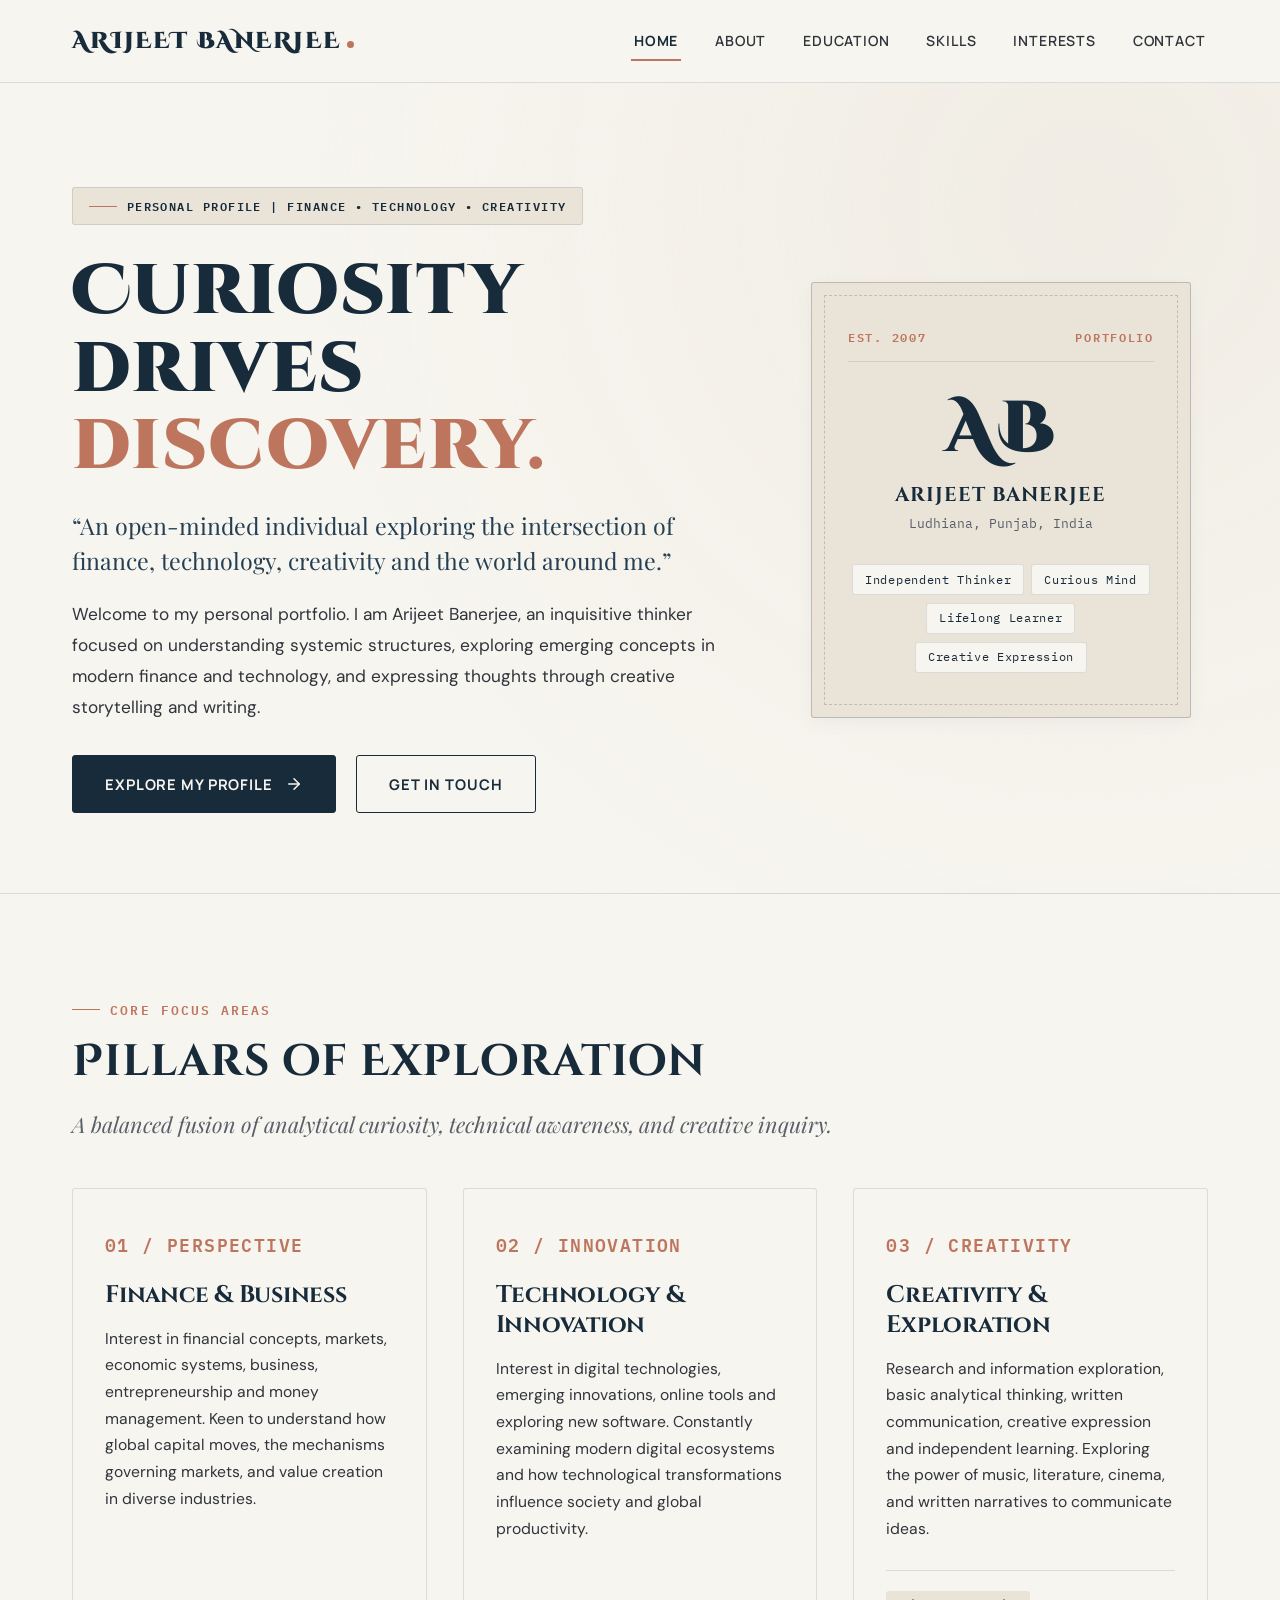
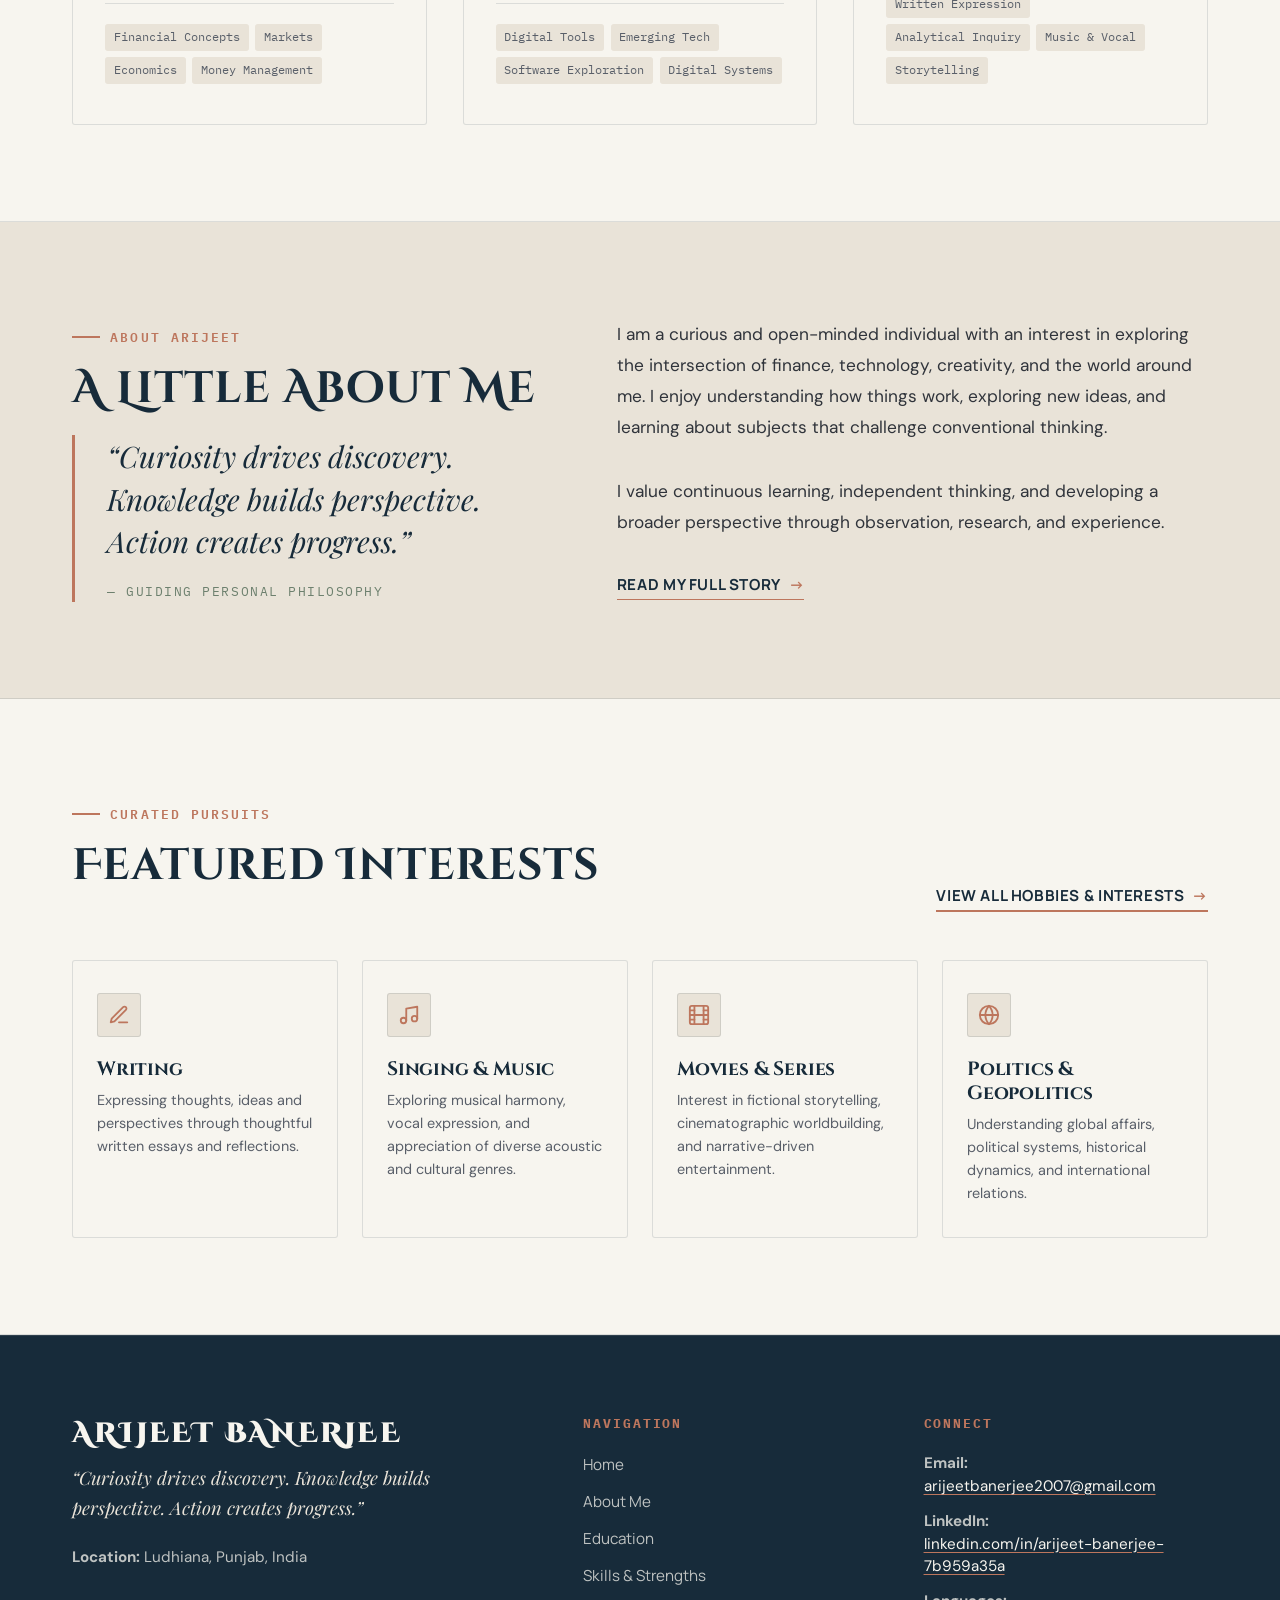
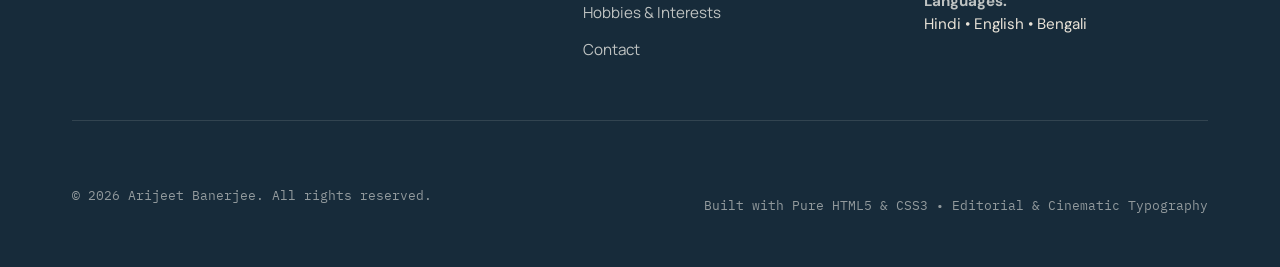
<file: index.html>
<!DOCTYPE html>
<html lang="en">
<head>
  <meta charset="UTF-8">
  <meta name="viewport" content="width=device-width, initial-scale=1.0">
  <meta name="description" content="Personal Portfolio of Arijeet Banerjee — Exploring the intersection of finance, technology, creativity and the world around me.">
  <title>Arijeet Banerjee — Personal Portfolio</title>
  <link rel="icon" type="image/svg+xml" href="assets/favicon.svg">
  <link rel="stylesheet" href="style.css">
</head>
<body>
  <!-- Accessibility Skip Link -->
  <a href="#main-content" class="skip-link">Skip to main content</a>

  <!-- Header & Sticky Navigation -->
  <header class="site-header">
    <div class="container nav-container">
      <a href="index.html" class="brand-logo" aria-label="Arijeet Banerjee Portfolio Home">
        <span class="brand-name">Arijeet Banerjee</span>
        <span class="brand-dot" aria-hidden="true"></span>
      </a>

      <!-- Pure CSS Mobile Hamburger Toggle -->
      <input type="checkbox" id="nav-toggle" class="nav-toggle" aria-label="Toggle navigation menu">
      <label for="nav-toggle" class="nav-toggle-label" aria-hidden="true">
        <span></span>
        <span></span>
        <span></span>
      </label>

      <!-- Navigation Links -->
      <nav class="nav-menu" aria-label="Main Navigation">
        <a href="index.html" class="nav-link active">Home</a>
        <a href="about.html" class="nav-link">About</a>
        <a href="education.html" class="nav-link">Education</a>
        <a href="skills.html" class="nav-link">Skills</a>
        <a href="interests.html" class="nav-link">Interests</a>
        <a href="contact.html" class="nav-link">Contact</a>
      </nav>
    </div>
  </header>

  <!-- Main Content -->
  <main id="main-content">
    <!-- Hero Section -->
    <section class="hero-section" aria-labelledby="hero-title">
      <div class="container">
        <div class="hero-grid">
          <div class="hero-content">
            <div class="hero-badge">
              <span class="eyebrow-dash" aria-hidden="true"></span>
              <span>PERSONAL PROFILE | FINANCE • TECHNOLOGY • CREATIVITY</span>
            </div>
            <h1 id="hero-title" class="hero-title">
              Curiosity drives <span class="title-accent">discovery.</span>
            </h1>
            <p class="hero-lead">
              “An open-minded individual exploring the intersection of finance, technology, creativity and the world around me.”
            </p>
            <p class="hero-bio">
              Welcome to my personal portfolio. I am Arijeet Banerjee, an inquisitive thinker focused on understanding systemic structures, exploring emerging concepts in modern finance and technology, and expressing thoughts through creative storytelling and writing.
            </p>
            <div class="btn-group">
              <a href="about.html" class="btn btn-primary">
                Explore My Profile
                <svg width="18" height="18" viewBox="0 0 24 24" fill="none" stroke="currentColor" stroke-width="2" stroke-linecap="round" stroke-linejoin="round" aria-hidden="true">
                  <line x1="5" y1="12" x2="19" y2="12"></line>
                  <polyline points="12 5 19 12 12 19"></polyline>
                </svg>
              </a>
              <a href="contact.html" class="btn btn-secondary">Get In Touch</a>
            </div>
          </div>

          <!-- Hero Editorial Monogram Showcase -->
          <div class="hero-showcase">
            <div class="editorial-monogram-card">
              <div class="monogram-frame-decor" aria-hidden="true"></div>
              <div class="monogram-header">
                <span class="monogram-tag">EST. 2007</span>
                <span class="monogram-tag">PORTFOLIO</span>
              </div>
              <div class="monogram-symbol" aria-hidden="true">AB</div>
              <h2 class="monogram-name">Arijeet Banerjee</h2>
              <p class="monogram-loc">Ludhiana, Punjab, India</p>
              <div class="monogram-traits">
                <span class="trait-badge">Independent Thinker</span>
                <span class="trait-badge">Curious Mind</span>
                <span class="trait-badge">Lifelong Learner</span>
                <span class="trait-badge">Creative Expression</span>
              </div>
            </div>
          </div>
        </div>
      </div>
    </section>

    <!-- Distinct Feature Pillars -->
    <section class="section-features" aria-labelledby="pillars-title">
      <div class="container">
        <div class="section-eyebrow">
          <span class="eyebrow-dash" aria-hidden="true"></span>
          <span>Core Focus Areas</span>
        </div>
        <h2 id="pillars-title" class="section-title">Pillars of Exploration</h2>
        <p class="section-subtitle">A balanced fusion of analytical curiosity, technical awareness, and creative inquiry.</p>

        <div class="pillar-grid">
          <!-- Pillar 1: Finance & Business -->
          <article class="pillar-card">
            <div class="pillar-num">01 / PERSPECTIVE</div>
            <h3 class="pillar-title">Finance &amp; Business</h3>
            <p class="pillar-desc">
              Interest in financial concepts, markets, economic systems, business, entrepreneurship and money management. Keen to understand how global capital moves, the mechanisms governing markets, and value creation in diverse industries.
            </p>
            <div class="pillar-tags">
              <span class="pillar-tag">Financial Concepts</span>
              <span class="pillar-tag">Markets</span>
              <span class="pillar-tag">Economics</span>
              <span class="pillar-tag">Money Management</span>
            </div>
          </article>

          <!-- Pillar 2: Technology & Innovation -->
          <article class="pillar-card">
            <div class="pillar-num">02 / INNOVATION</div>
            <h3 class="pillar-title">Technology &amp; Innovation</h3>
            <p class="pillar-desc">
              Interest in digital technologies, emerging innovations, online tools and exploring new software. Constantly examining modern digital ecosystems and how technological transformations influence society and global productivity.
            </p>
            <div class="pillar-tags">
              <span class="pillar-tag">Digital Tools</span>
              <span class="pillar-tag">Emerging Tech</span>
              <span class="pillar-tag">Software Exploration</span>
              <span class="pillar-tag">Digital Systems</span>
            </div>
          </article>

          <!-- Pillar 3: Creativity & Exploration -->
          <article class="pillar-card">
            <div class="pillar-num">03 / CREATIVITY</div>
            <h3 class="pillar-title">Creativity &amp; Exploration</h3>
            <p class="pillar-desc">
              Research and information exploration, basic analytical thinking, written communication, creative expression and independent learning. Exploring the power of music, literature, cinema, and written narratives to communicate ideas.
            </p>
            <div class="pillar-tags">
              <span class="pillar-tag">Written Expression</span>
              <span class="pillar-tag">Analytical Inquiry</span>
              <span class="pillar-tag">Music &amp; Vocal</span>
              <span class="pillar-tag">Storytelling</span>
            </div>
          </article>
        </div>
      </div>
    </section>

    <!-- Section: A Little About Me -->
    <section class="section-about-preview" aria-labelledby="about-preview-title">
      <div class="container">
        <div class="about-preview-grid">
          <div>
            <div class="section-eyebrow">
              <span class="eyebrow-dash" aria-hidden="true"></span>
              <span>About Arijeet</span>
            </div>
            <h2 id="about-preview-title" class="section-title">A Little About Me</h2>
            <div class="quote-editorial">
              “Curiosity drives discovery. Knowledge builds perspective. Action creates progress.”
              <span>— Guiding Personal Philosophy</span>
            </div>
          </div>
          <div>
            <p class="hero-bio">
              I am a curious and open-minded individual with an interest in exploring the intersection of finance, technology, creativity, and the world around me. I enjoy understanding how things work, exploring new ideas, and learning about subjects that challenge conventional thinking.
            </p>
            <p class="hero-bio">
              I value continuous learning, independent thinking, and developing a broader perspective through observation, research, and experience.
            </p>
            <div style="margin-top: 1.5rem;">
              <a href="about.html" class="text-link">
                Read My Full Story
                <span class="link-arrow" aria-hidden="true">→</span>
              </a>
            </div>
          </div>
        </div>
      </div>
    </section>

    <!-- Featured Interests Preview -->
    <section class="section-featured-interests" aria-labelledby="featured-interests-title">
      <div class="container">
        <div style="display: flex; justify-content: space-between; align-items: flex-end; flex-wrap: wrap; gap: 1rem;">
          <div>
            <div class="section-eyebrow">
              <span class="eyebrow-dash" aria-hidden="true"></span>
              <span>Curated Pursuits</span>
            </div>
            <h2 id="featured-interests-title" class="section-title">Featured Interests</h2>
          </div>
          <div>
            <a href="interests.html" class="text-link">
              View All Hobbies &amp; Interests
              <span class="link-arrow" aria-hidden="true">→</span>
            </a>
          </div>
        </div>

        <div class="featured-interests-grid">
          <div class="interest-compact-card">
            <div class="interest-compact-icon" aria-hidden="true">
              <svg width="22" height="22" viewBox="0 0 24 24" fill="none" stroke="currentColor" stroke-width="2" stroke-linecap="round" stroke-linejoin="round">
                <path d="M12 20h9"></path>
                <path d="M16.5 3.5a2.121 2.121 0 0 1 3 3L7 19l-4 1 1-4L16.5 3.5z"></path>
              </svg>
            </div>
            <h3 class="interest-compact-title">Writing</h3>
            <p class="interest-compact-desc">Expressing thoughts, ideas and perspectives through thoughtful written essays and reflections.</p>
          </div>

          <div class="interest-compact-card">
            <div class="interest-compact-icon" aria-hidden="true">
              <svg width="22" height="22" viewBox="0 0 24 24" fill="none" stroke="currentColor" stroke-width="2" stroke-linecap="round" stroke-linejoin="round">
                <path d="M9 18V5l12-2v13"></path>
                <circle cx="6" cy="18" r="3"></circle>
                <circle cx="18" cy="16" r="3"></circle>
              </svg>
            </div>
            <h3 class="interest-compact-title">Singing &amp; Music</h3>
            <p class="interest-compact-desc">Exploring musical harmony, vocal expression, and appreciation of diverse acoustic and cultural genres.</p>
          </div>

          <div class="interest-compact-card">
            <div class="interest-compact-icon" aria-hidden="true">
              <svg width="22" height="22" viewBox="0 0 24 24" fill="none" stroke="currentColor" stroke-width="2" stroke-linecap="round" stroke-linejoin="round">
                <rect x="2" y="2" width="20" height="20" rx="2.18" ry="2.18"></rect>
                <line x1="7" y1="2" x2="7" y2="22"></line>
                <line x1="17" y1="2" x2="17" y2="22"></line>
                <line x1="2" y1="12" x2="22" y2="12"></line>
                <line x1="2" y1="7" x2="7" y2="7"></line>
                <line x1="2" y1="17" x2="7" y2="17"></line>
                <line x1="17" y1="17" x2="22" y2="17"></line>
                <line x1="17" y1="7" x2="22" y2="7"></line>
              </svg>
            </div>
            <h3 class="interest-compact-title">Movies &amp; Series</h3>
            <p class="interest-compact-desc">Interest in fictional storytelling, cinematographic worldbuilding, and narrative-driven entertainment.</p>
          </div>

          <div class="interest-compact-card">
            <div class="interest-compact-icon" aria-hidden="true">
              <svg width="22" height="22" viewBox="0 0 24 24" fill="none" stroke="currentColor" stroke-width="2" stroke-linecap="round" stroke-linejoin="round">
                <circle cx="12" cy="12" r="10"></circle>
                <line x1="2" y1="12" x2="22" y2="12"></line>
                <path d="M12 2a15.3 15.3 0 0 1 4 10 15.3 15.3 0 0 1-4 10 15.3 15.3 0 0 1-4-10 15.3 15.3 0 0 1 4-10z"></path>
              </svg>
            </div>
            <h3 class="interest-compact-title">Politics &amp; Geopolitics</h3>
            <p class="interest-compact-desc">Understanding global affairs, political systems, historical dynamics, and international relations.</p>
          </div>
        </div>
      </div>
    </section>
  </main>

  <!-- Global Footer -->
  <footer class="site-footer">
    <div class="container">
      <div class="footer-top-grid">
        <div>
          <h2 class="footer-brand-title">Arijeet Banerjee</h2>
          <p class="footer-brand-quote">“Curiosity drives discovery. Knowledge builds perspective. Action creates progress.”</p>
          <p class="footer-contact-item"><strong>Location:</strong> Ludhiana, Punjab, India</p>
        </div>

        <div>
          <h3 class="footer-nav-title">Navigation</h3>
          <nav class="footer-nav-links" aria-label="Footer Navigation">
            <a href="index.html" class="footer-nav-link">Home</a>
            <a href="about.html" class="footer-nav-link">About Me</a>
            <a href="education.html" class="footer-nav-link">Education</a>
            <a href="skills.html" class="footer-nav-link">Skills &amp; Strengths</a>
            <a href="interests.html" class="footer-nav-link">Hobbies &amp; Interests</a>
            <a href="contact.html" class="footer-nav-link">Contact</a>
          </nav>
        </div>

        <div>
          <h3 class="footer-nav-title">Connect</h3>
          <div class="footer-contact-item">
            <strong>Email:</strong><br>
            <a href="mailto:arijeetbanerjee2007@gmail.com">arijeetbanerjee2007@gmail.com</a>
          </div>
          <div class="footer-contact-item">
            <strong>LinkedIn:</strong><br>
            <a href="https://www.linkedin.com/in/arijeet-banerjee-7b959a35a/" target="_blank" rel="noopener noreferrer">linkedin.com/in/arijeet-banerjee-7b959a35a</a>
          </div>
          <div class="footer-contact-item">
            <strong>Languages:</strong><br>
            <span class="footer-lang-badge">Hindi • English • Bengali</span>
          </div>
        </div>
      </div>

      <div class="footer-bottom">
        <p>&copy; 2026 Arijeet Banerjee. All rights reserved.</p>
        <p>Built with Pure HTML5 &amp; CSS3 • Editorial &amp; Cinematic Typography</p>
      </div>
    </div>
  </footer>
</body>
</html>
</file>
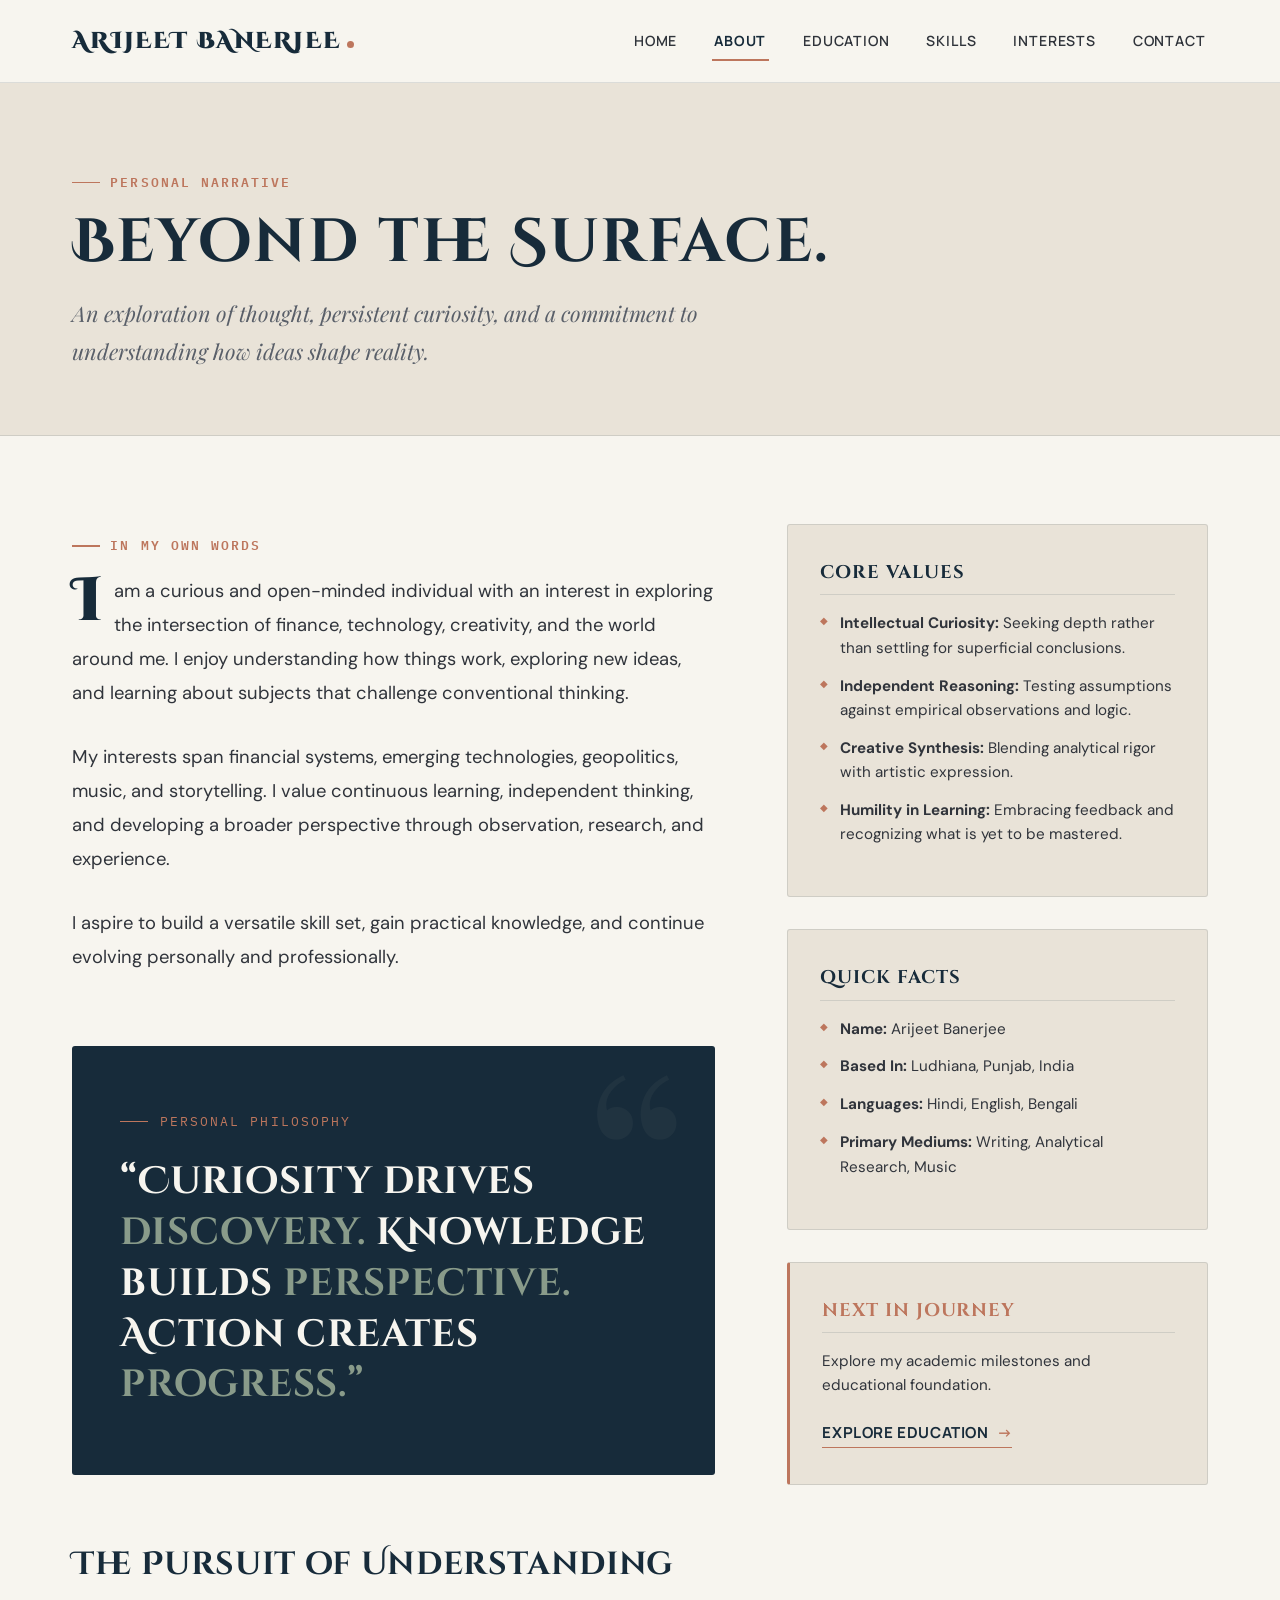
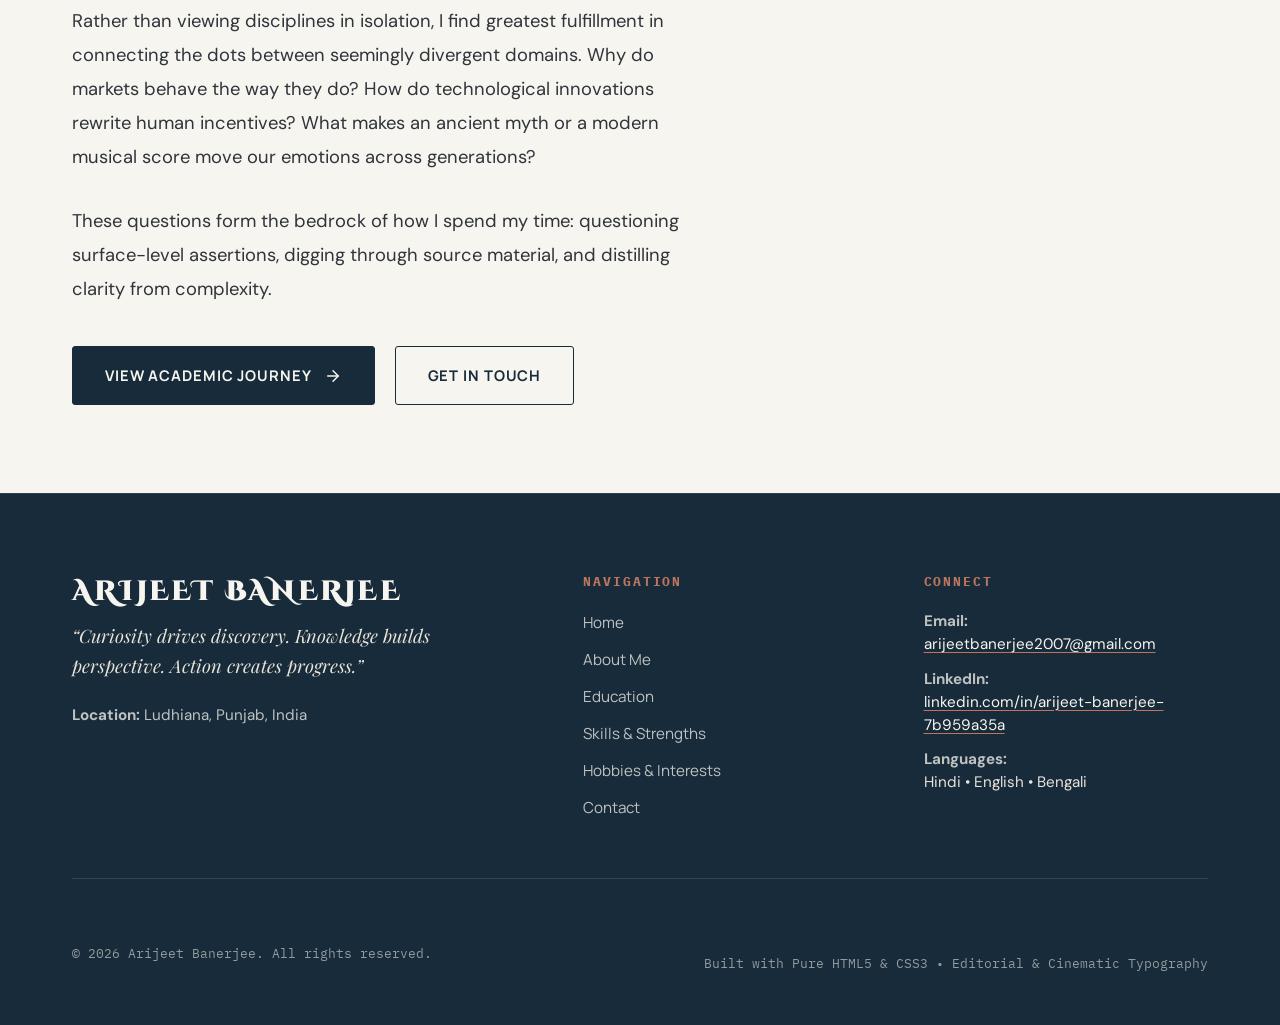
<file: about.html>
<!DOCTYPE html>
<html lang="en">
<head>
  <meta charset="UTF-8">
  <meta name="viewport" content="width=device-width, initial-scale=1.0">
  <meta name="description" content="About Arijeet Banerjee — Beyond the Surface. Curiosity, independent thinking, and personal philosophy.">
  <title>About Me — Arijeet Banerjee</title>
  <link rel="icon" type="image/svg+xml" href="assets/favicon.svg">
  <link rel="stylesheet" href="style.css">
</head>
<body>
  <!-- Accessibility Skip Link -->
  <a href="#main-content" class="skip-link">Skip to main content</a>

  <!-- Header & Sticky Navigation -->
  <header class="site-header">
    <div class="container nav-container">
      <a href="index.html" class="brand-logo" aria-label="Arijeet Banerjee Portfolio Home">
        <span class="brand-name">Arijeet Banerjee</span>
        <span class="brand-dot" aria-hidden="true"></span>
      </a>

      <!-- Pure CSS Mobile Hamburger Toggle -->
      <input type="checkbox" id="nav-toggle" class="nav-toggle" aria-label="Toggle navigation menu">
      <label for="nav-toggle" class="nav-toggle-label" aria-hidden="true">
        <span></span>
        <span></span>
        <span></span>
      </label>

      <!-- Navigation Links -->
      <nav class="nav-menu" aria-label="Main Navigation">
        <a href="index.html" class="nav-link">Home</a>
        <a href="about.html" class="nav-link active">About</a>
        <a href="education.html" class="nav-link">Education</a>
        <a href="skills.html" class="nav-link">Skills</a>
        <a href="interests.html" class="nav-link">Interests</a>
        <a href="contact.html" class="nav-link">Contact</a>
      </nav>
    </div>
  </header>

  <!-- Main Content -->
  <main id="main-content">
    <!-- Inner Page Hero -->
    <section class="page-hero" aria-labelledby="page-title">
      <div class="container">
        <div class="section-eyebrow">
          <span class="eyebrow-dash" aria-hidden="true"></span>
          <span>Personal Narrative</span>
        </div>
        <h1 id="page-title" class="page-hero-title">Beyond the Surface.</h1>
        <p class="page-hero-desc">
          An exploration of thought, persistent curiosity, and a commitment to understanding how ideas shape reality.
        </p>
      </div>
    </section>

    <!-- Editorial Prose & Sidebar Section -->
    <section class="section-about-body">
      <div class="container">
        <div class="about-editorial-grid">
          <!-- Main Narrative Prose -->
          <article class="about-prose">
            <div class="section-eyebrow">
              <span class="eyebrow-dash" aria-hidden="true"></span>
              <span>In My Own Words</span>
            </div>
            
            <p>
              I am a curious and open-minded individual with an interest in exploring the intersection of finance, technology, creativity, and the world around me. I enjoy understanding how things work, exploring new ideas, and learning about subjects that challenge conventional thinking.
            </p>

            <p>
              My interests span financial systems, emerging technologies, geopolitics, music, and storytelling. I value continuous learning, independent thinking, and developing a broader perspective through observation, research, and experience.
            </p>

            <p>
              I aspire to build a versatile skill set, gain practical knowledge, and continue evolving personally and professionally.
            </p>

            <!-- Personal Philosophy Callout Box -->
            <div class="philosophy-banner" role="region" aria-label="Personal Philosophy">
              <div class="philosophy-eyebrow">
                <span class="eyebrow-dash" aria-hidden="true"></span>
                <span>Personal Philosophy</span>
              </div>
              <blockquote class="philosophy-text">
                “Curiosity drives <span class="accent-word">discovery.</span> Knowledge builds <span class="accent-word">perspective.</span> Action creates <span class="accent-word">progress.”</span>
              </blockquote>
            </div>

            <!-- Extended Context -->
            <h2 class="section-title" style="font-size: 2rem; margin-top: 3.5rem;">The Pursuit of Understanding</h2>
            <p>
              Rather than viewing disciplines in isolation, I find greatest fulfillment in connecting the dots between seemingly divergent domains. Why do markets behave the way they do? How do technological innovations rewrite human incentives? What makes an ancient myth or a modern musical score move our emotions across generations?
            </p>
            <p>
              These questions form the bedrock of how I spend my time: questioning surface-level assertions, digging through source material, and distilling clarity from complexity.
            </p>

            <div class="btn-group" style="margin-top: 2.5rem;">
              <a href="education.html" class="btn btn-primary">
                View Academic Journey
                <svg width="18" height="18" viewBox="0 0 24 24" fill="none" stroke="currentColor" stroke-width="2" stroke-linecap="round" stroke-linejoin="round" aria-hidden="true">
                  <line x1="5" y1="12" x2="19" y2="12"></line>
                  <polyline points="12 5 19 12 12 19"></polyline>
                </svg>
              </a>
              <a href="contact.html" class="btn btn-secondary">Get In Touch</a>
            </div>
          </article>

          <!-- Sidebar Editorial Column -->
          <aside class="about-sidebar" aria-label="Quick Highlights">
            <div class="about-sidebar-card">
              <h3 class="sidebar-heading">Core Values</h3>
              <ul class="sidebar-list">
                <li><strong>Intellectual Curiosity:</strong> Seeking depth rather than settling for superficial conclusions.</li>
                <li><strong>Independent Reasoning:</strong> Testing assumptions against empirical observations and logic.</li>
                <li><strong>Creative Synthesis:</strong> Blending analytical rigor with artistic expression.</li>
                <li><strong>Humility in Learning:</strong> Embracing feedback and recognizing what is yet to be mastered.</li>
              </ul>
            </div>

            <div class="about-sidebar-card">
              <h3 class="sidebar-heading">Quick Facts</h3>
              <ul class="sidebar-list">
                <li><strong>Name:</strong> Arijeet Banerjee</li>
                <li><strong>Based In:</strong> Ludhiana, Punjab, India</li>
                <li><strong>Languages:</strong> Hindi, English, Bengali</li>
                <li><strong>Primary Mediums:</strong> Writing, Analytical Research, Music</li>
              </ul>
            </div>

            <div class="about-sidebar-card" style="border-left: 3px solid var(--color-terracotta);">
              <h3 class="sidebar-heading" style="color: var(--color-terracotta);">Next in Journey</h3>
              <p style="font-size: 0.95rem; color: var(--color-charcoal); line-height: 1.6; margin-bottom: 1.25rem;">
                Explore my academic milestones and educational foundation.
              </p>
              <a href="education.html" class="text-link">
                Explore Education
                <span class="link-arrow" aria-hidden="true">→</span>
              </a>
            </div>
          </aside>
        </div>
      </div>
    </section>
  </main>

  <!-- Global Footer -->
  <footer class="site-footer">
    <div class="container">
      <div class="footer-top-grid">
        <div>
          <h2 class="footer-brand-title">Arijeet Banerjee</h2>
          <p class="footer-brand-quote">“Curiosity drives discovery. Knowledge builds perspective. Action creates progress.”</p>
          <p class="footer-contact-item"><strong>Location:</strong> Ludhiana, Punjab, India</p>
        </div>

        <div>
          <h3 class="footer-nav-title">Navigation</h3>
          <nav class="footer-nav-links" aria-label="Footer Navigation">
            <a href="index.html" class="footer-nav-link">Home</a>
            <a href="about.html" class="footer-nav-link">About Me</a>
            <a href="education.html" class="footer-nav-link">Education</a>
            <a href="skills.html" class="footer-nav-link">Skills &amp; Strengths</a>
            <a href="interests.html" class="footer-nav-link">Hobbies &amp; Interests</a>
            <a href="contact.html" class="footer-nav-link">Contact</a>
          </nav>
        </div>

        <div>
          <h3 class="footer-nav-title">Connect</h3>
          <div class="footer-contact-item">
            <strong>Email:</strong><br>
            <a href="mailto:arijeetbanerjee2007@gmail.com">arijeetbanerjee2007@gmail.com</a>
          </div>
          <div class="footer-contact-item">
            <strong>LinkedIn:</strong><br>
            <a href="https://www.linkedin.com/in/arijeet-banerjee-7b959a35a/" target="_blank" rel="noopener noreferrer">linkedin.com/in/arijeet-banerjee-7b959a35a</a>
          </div>
          <div class="footer-contact-item">
            <strong>Languages:</strong><br>
            <span class="footer-lang-badge">Hindi • English • Bengali</span>
          </div>
        </div>
      </div>

      <div class="footer-bottom">
        <p>&copy; 2026 Arijeet Banerjee. All rights reserved.</p>
        <p>Built with Pure HTML5 &amp; CSS3 • Editorial &amp; Cinematic Typography</p>
      </div>
    </div>
  </footer>
</body>
</html>
</file>
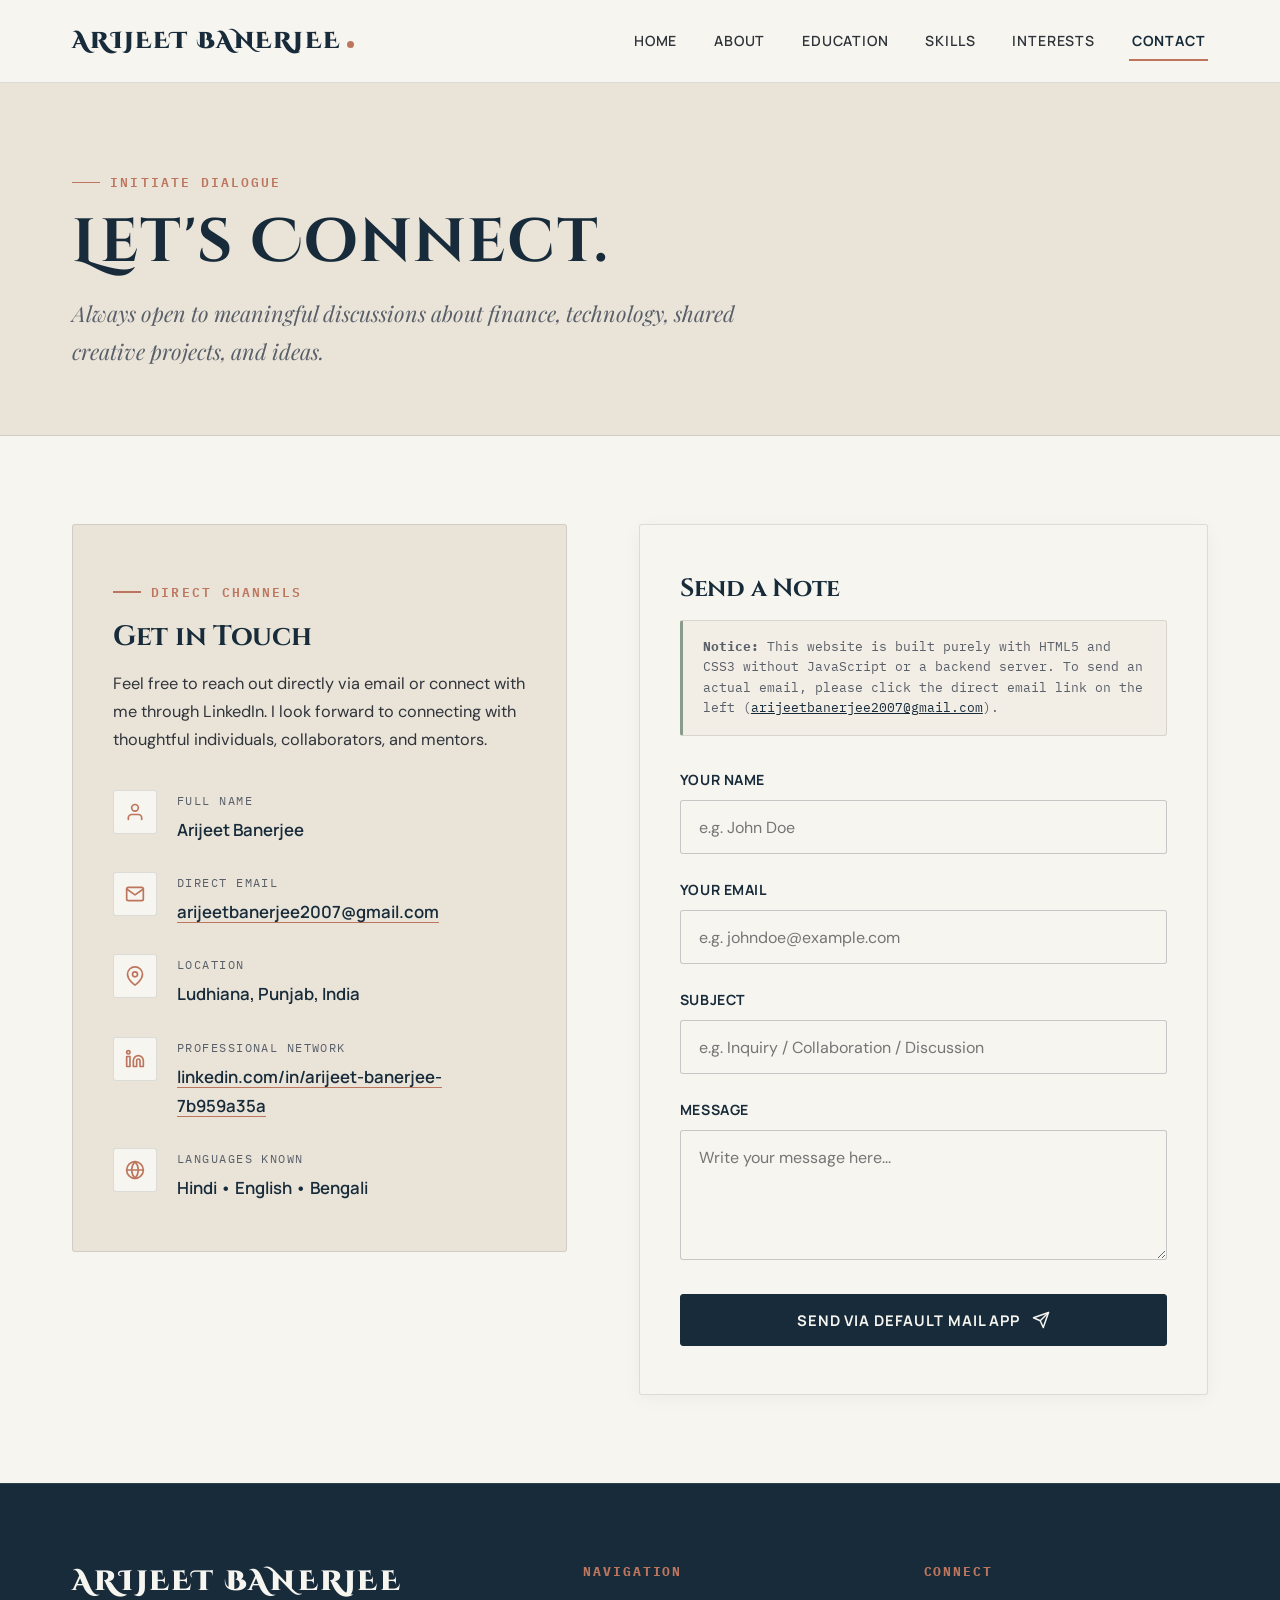
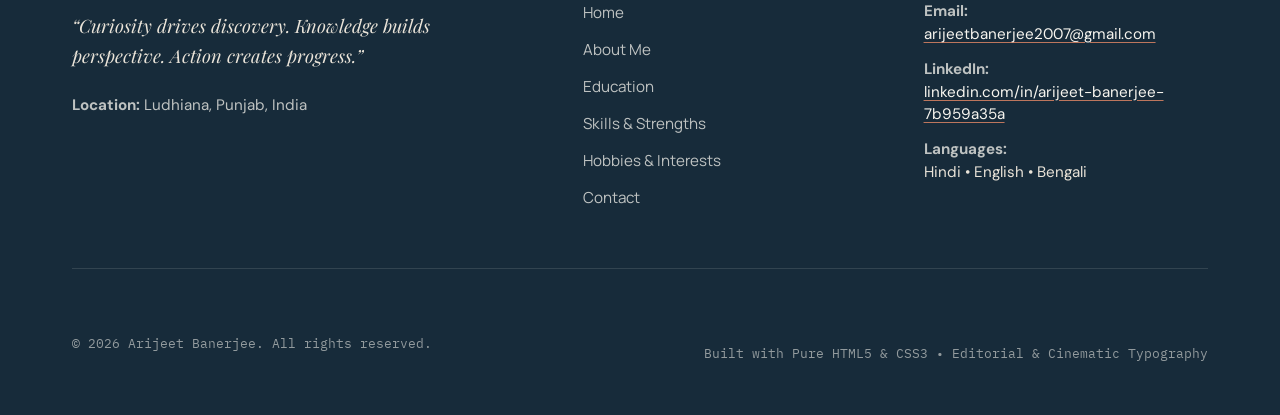
<file: contact.html>
<!DOCTYPE html>
<html lang="en">
<head>
  <meta charset="UTF-8">
  <meta name="viewport" content="width=device-width, initial-scale=1.0">
  <meta name="description" content="Contact Arijeet Banerjee — Email, LinkedIn, location in Ludhiana, Punjab, India, and languages spoken.">
  <title>Contact — Arijeet Banerjee</title>
  <link rel="icon" type="image/svg+xml" href="assets/favicon.svg">
  <link rel="stylesheet" href="style.css">
</head>
<body>
  <!-- Accessibility Skip Link -->
  <a href="#main-content" class="skip-link">Skip to main content</a>

  <!-- Header & Sticky Navigation -->
  <header class="site-header">
    <div class="container nav-container">
      <a href="index.html" class="brand-logo" aria-label="Arijeet Banerjee Portfolio Home">
        <span class="brand-name">Arijeet Banerjee</span>
        <span class="brand-dot" aria-hidden="true"></span>
      </a>

      <!-- Pure CSS Mobile Hamburger Toggle -->
      <input type="checkbox" id="nav-toggle" class="nav-toggle" aria-label="Toggle navigation menu">
      <label for="nav-toggle" class="nav-toggle-label" aria-hidden="true">
        <span></span>
        <span></span>
        <span></span>
      </label>

      <!-- Navigation Links -->
      <nav class="nav-menu" aria-label="Main Navigation">
        <a href="index.html" class="nav-link">Home</a>
        <a href="about.html" class="nav-link">About</a>
        <a href="education.html" class="nav-link">Education</a>
        <a href="skills.html" class="nav-link">Skills</a>
        <a href="interests.html" class="nav-link">Interests</a>
        <a href="contact.html" class="nav-link active">Contact</a>
      </nav>
    </div>
  </header>

  <!-- Main Content -->
  <main id="main-content">
    <!-- Inner Page Hero -->
    <section class="page-hero" aria-labelledby="page-title">
      <div class="container">
        <div class="section-eyebrow">
          <span class="eyebrow-dash" aria-hidden="true"></span>
          <span>Initiate Dialogue</span>
        </div>
        <h1 id="page-title" class="page-hero-title">Let's Connect.</h1>
        <p class="page-hero-desc">
          Always open to meaningful discussions about finance, technology, shared creative projects, and ideas.
        </p>
      </div>
    </section>

    <!-- Contact Details & Form Grid -->
    <section class="section-contact" aria-labelledby="contact-heading">
      <div class="container">
        <div class="contact-layout-grid">
          <!-- Left: Verified Contact Information -->
          <div class="contact-info-panel">
            <div class="section-eyebrow">
              <span class="eyebrow-dash" aria-hidden="true"></span>
              <span id="contact-heading">Direct Channels</span>
            </div>
            <h2 class="contact-info-title">Get in Touch</h2>
            <p class="contact-info-lead">
              Feel free to reach out directly via email or connect with me through LinkedIn. I look forward to connecting with thoughtful individuals, collaborators, and mentors.
            </p>

            <div class="contact-detail-items">
              <!-- Name Item -->
              <div class="contact-item">
                <div class="contact-item-icon" aria-hidden="true">
                  <svg width="20" height="20" viewBox="0 0 24 24" fill="none" stroke="currentColor" stroke-width="2" stroke-linecap="round" stroke-linejoin="round">
                    <path d="M20 21v-2a4 4 0 0 0-4-4H8a4 4 0 0 0-4 4v2"></path>
                    <circle cx="12" cy="7" r="4"></circle>
                  </svg>
                </div>
                <div>
                  <div class="contact-item-label">Full Name</div>
                  <div class="contact-item-value">Arijeet Banerjee</div>
                </div>
              </div>

              <!-- Email Item -->
              <div class="contact-item">
                <div class="contact-item-icon" aria-hidden="true">
                  <svg width="20" height="20" viewBox="0 0 24 24" fill="none" stroke="currentColor" stroke-width="2" stroke-linecap="round" stroke-linejoin="round">
                    <path d="M4 4h16c1.1 0 2 .9 2 2v12c0 1.1-.9 2-2 2H4c-1.1 0-2-.9-2-2V6c0-1.1.9-2 2-2z"></path>
                    <polyline points="22,6 12,13 2,6"></polyline>
                  </svg>
                </div>
                <div>
                  <div class="contact-item-label">Direct Email</div>
                  <div class="contact-item-value">
                    <a href="mailto:arijeetbanerjee2007@gmail.com" class="contact-item-link">arijeetbanerjee2007@gmail.com</a>
                  </div>
                </div>
              </div>

              <!-- Location Item -->
              <div class="contact-item">
                <div class="contact-item-icon" aria-hidden="true">
                  <svg width="20" height="20" viewBox="0 0 24 24" fill="none" stroke="currentColor" stroke-width="2" stroke-linecap="round" stroke-linejoin="round">
                    <path d="M21 10c0 7-9 13-9 13s-9-6-9-13a9 9 0 0 1 18 0z"></path>
                    <circle cx="12" cy="10" r="3"></circle>
                  </svg>
                </div>
                <div>
                  <div class="contact-item-label">Location</div>
                  <div class="contact-item-value">Ludhiana, Punjab, India</div>
                </div>
              </div>

              <!-- LinkedIn Item -->
              <div class="contact-item">
                <div class="contact-item-icon" aria-hidden="true">
                  <svg width="20" height="20" viewBox="0 0 24 24" fill="none" stroke="currentColor" stroke-width="2" stroke-linecap="round" stroke-linejoin="round">
                    <path d="M16 8a6 6 0 0 1 6 6v7h-4v-7a2 2 0 0 0-2-2 2 2 0 0 0-2 2v7h-4v-7a6 6 0 0 1 6-6z"></path>
                    <rect x="2" y="9" width="4" height="12"></rect>
                    <circle cx="4" cy="4" r="2"></circle>
                  </svg>
                </div>
                <div>
                  <div class="contact-item-label">Professional Network</div>
                  <div class="contact-item-value">
                    <a href="https://www.linkedin.com/in/arijeet-banerjee-7b959a35a/" target="_blank" rel="noopener noreferrer" class="contact-item-link">
                      linkedin.com/in/arijeet-banerjee-7b959a35a
                    </a>
                  </div>
                </div>
              </div>

              <!-- Languages Item -->
              <div class="contact-item">
                <div class="contact-item-icon" aria-hidden="true">
                  <svg width="20" height="20" viewBox="0 0 24 24" fill="none" stroke="currentColor" stroke-width="2" stroke-linecap="round" stroke-linejoin="round">
                    <circle cx="12" cy="12" r="10"></circle>
                    <line x1="2" y1="12" x2="22" y2="12"></line>
                    <path d="M12 2a15.3 15.3 0 0 1 4 10 15.3 15.3 0 0 1-4 10 15.3 15.3 0 0 1-4-10 15.3 15.3 0 0 1 4-10z"></path>
                  </svg>
                </div>
                <div>
                  <div class="contact-item-label">Languages Known</div>
                  <div class="contact-item-value">Hindi • English • Bengali</div>
                </div>
              </div>
            </div>
          </div>

          <!-- Right: Pure HTML Form Interface -->
          <div class="contact-form-panel">
            <h2 class="contact-info-title" style="font-size: 1.55rem;">Send a Note</h2>
            
            <div class="form-disclaimer">
              <strong>Notice:</strong> This website is built purely with HTML5 and CSS3 without JavaScript or a backend server. To send an actual email, please click the direct email link on the left (<a href="mailto:arijeetbanerjee2007@gmail.com" style="color: var(--color-midnight); text-decoration: underline;">arijeetbanerjee2007@gmail.com</a>).
            </div>

            <form action="mailto:arijeetbanerjee2007@gmail.com" method="post" enctype="text/plain">
              <div class="form-group">
                <label for="contact-name" class="form-label">Your Name</label>
                <input type="text" id="contact-name" name="name" class="form-input" placeholder="e.g. John Doe" required>
              </div>

              <div class="form-group">
                <label for="contact-email" class="form-label">Your Email</label>
                <input type="email" id="contact-email" name="email" class="form-input" placeholder="e.g. johndoe@example.com" required>
              </div>

              <div class="form-group">
                <label for="contact-subject" class="form-label">Subject</label>
                <input type="text" id="contact-subject" name="subject" class="form-input" placeholder="e.g. Inquiry / Collaboration / Discussion" required>
              </div>

              <div class="form-group">
                <label for="contact-message" class="form-label">Message</label>
                <textarea id="contact-message" name="message" class="form-textarea" placeholder="Write your message here..." required></textarea>
              </div>

              <button type="submit" class="btn btn-primary" style="width: 100%;">
                Send Via Default Mail App
                <svg width="18" height="18" viewBox="0 0 24 24" fill="none" stroke="currentColor" stroke-width="2" stroke-linecap="round" stroke-linejoin="round" aria-hidden="true">
                  <line x1="22" y1="2" x2="11" y2="13"></line>
                  <polygon points="22 2 15 22 11 13 2 9 22 2"></polygon>
                </svg>
              </button>
            </form>
          </div>
        </div>
      </div>
    </section>
  </main>

  <!-- Global Footer -->
  <footer class="site-footer">
    <div class="container">
      <div class="footer-top-grid">
        <div>
          <h2 class="footer-brand-title">Arijeet Banerjee</h2>
          <p class="footer-brand-quote">“Curiosity drives discovery. Knowledge builds perspective. Action creates progress.”</p>
          <p class="footer-contact-item"><strong>Location:</strong> Ludhiana, Punjab, India</p>
        </div>

        <div>
          <h3 class="footer-nav-title">Navigation</h3>
          <nav class="footer-nav-links" aria-label="Footer Navigation">
            <a href="index.html" class="footer-nav-link">Home</a>
            <a href="about.html" class="footer-nav-link">About Me</a>
            <a href="education.html" class="footer-nav-link">Education</a>
            <a href="skills.html" class="footer-nav-link">Skills &amp; Strengths</a>
            <a href="interests.html" class="footer-nav-link">Hobbies &amp; Interests</a>
            <a href="contact.html" class="footer-nav-link">Contact</a>
          </nav>
        </div>

        <div>
          <h3 class="footer-nav-title">Connect</h3>
          <div class="footer-contact-item">
            <strong>Email:</strong><br>
            <a href="mailto:arijeetbanerjee2007@gmail.com">arijeetbanerjee2007@gmail.com</a>
          </div>
          <div class="footer-contact-item">
            <strong>LinkedIn:</strong><br>
            <a href="https://www.linkedin.com/in/arijeet-banerjee-7b959a35a/" target="_blank" rel="noopener noreferrer">linkedin.com/in/arijeet-banerjee-7b959a35a</a>
          </div>
          <div class="footer-contact-item">
            <strong>Languages:</strong><br>
            <span class="footer-lang-badge">Hindi • English • Bengali</span>
          </div>
        </div>
      </div>

      <div class="footer-bottom">
        <p>&copy; 2026 Arijeet Banerjee. All rights reserved.</p>
        <p>Built with Pure HTML5 &amp; CSS3 • Editorial &amp; Cinematic Typography</p>
      </div>
    </div>
  </footer>
</body>
</html>
</file>
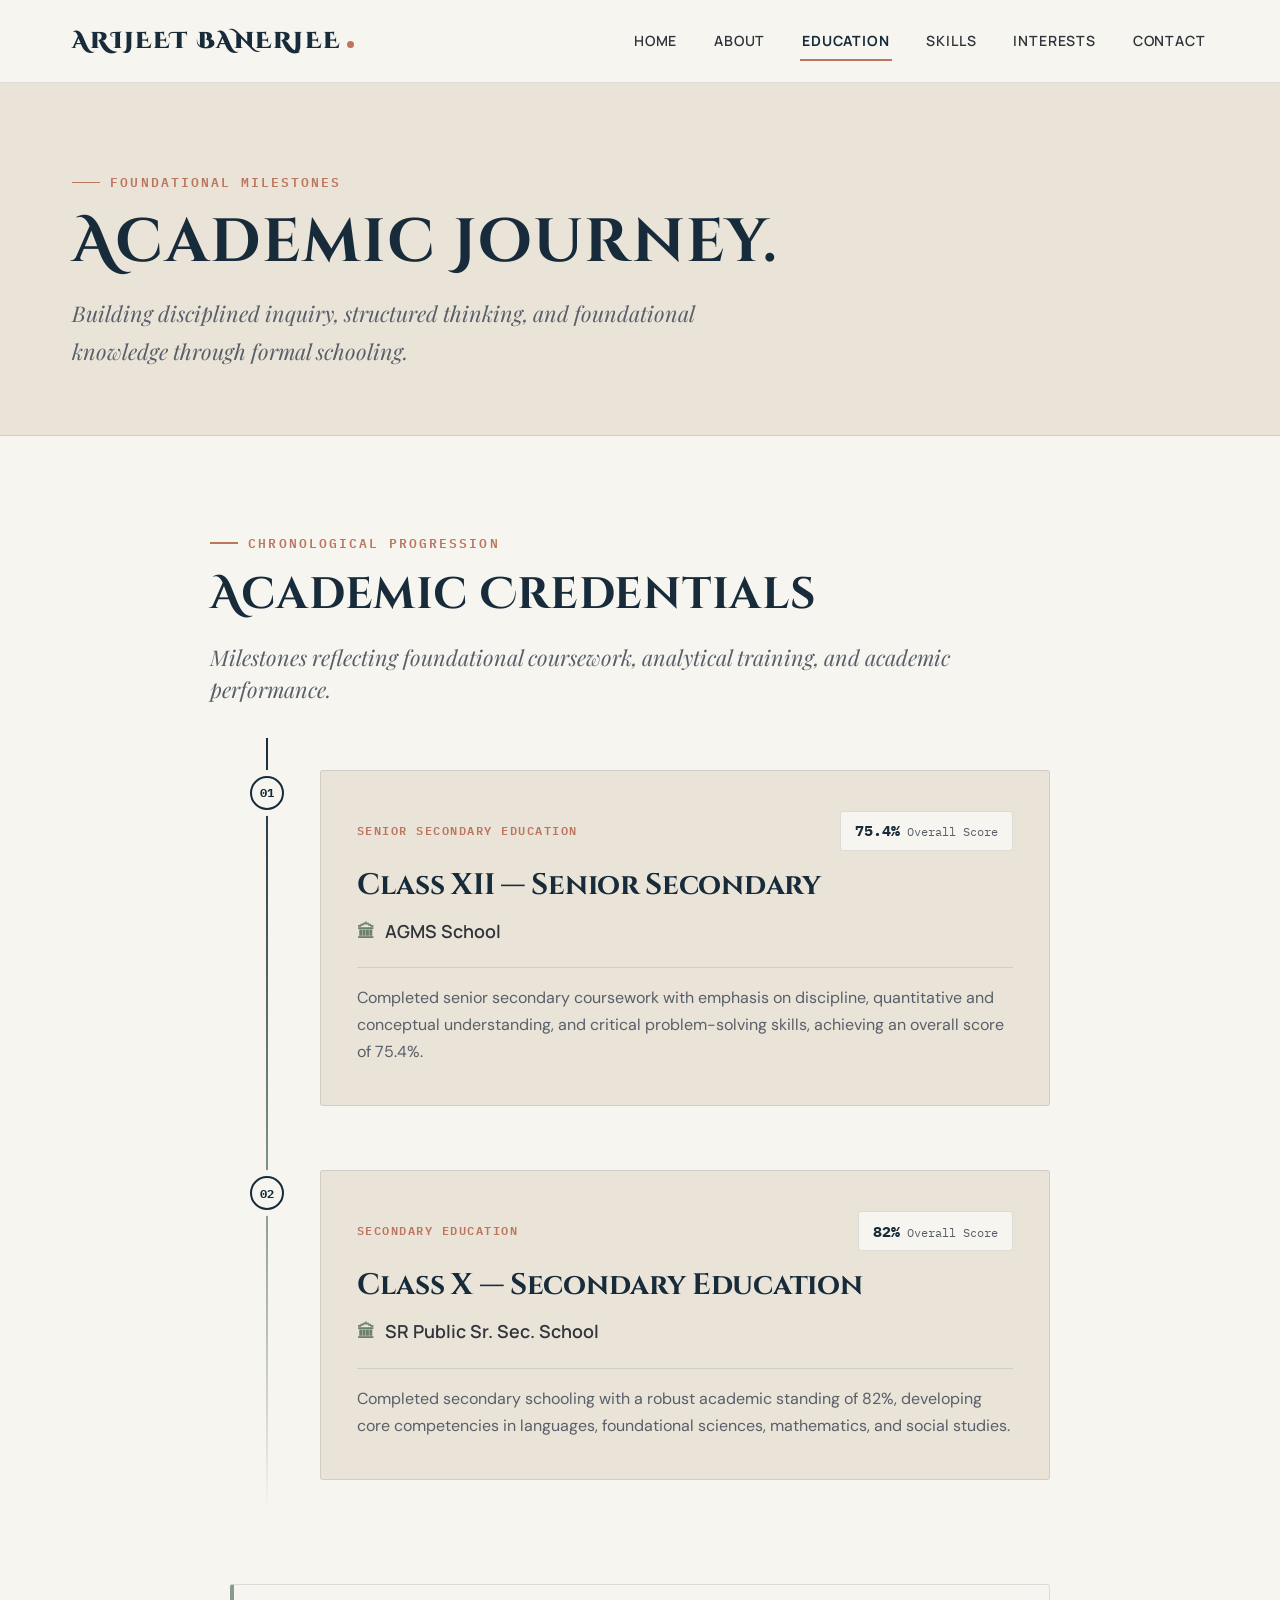
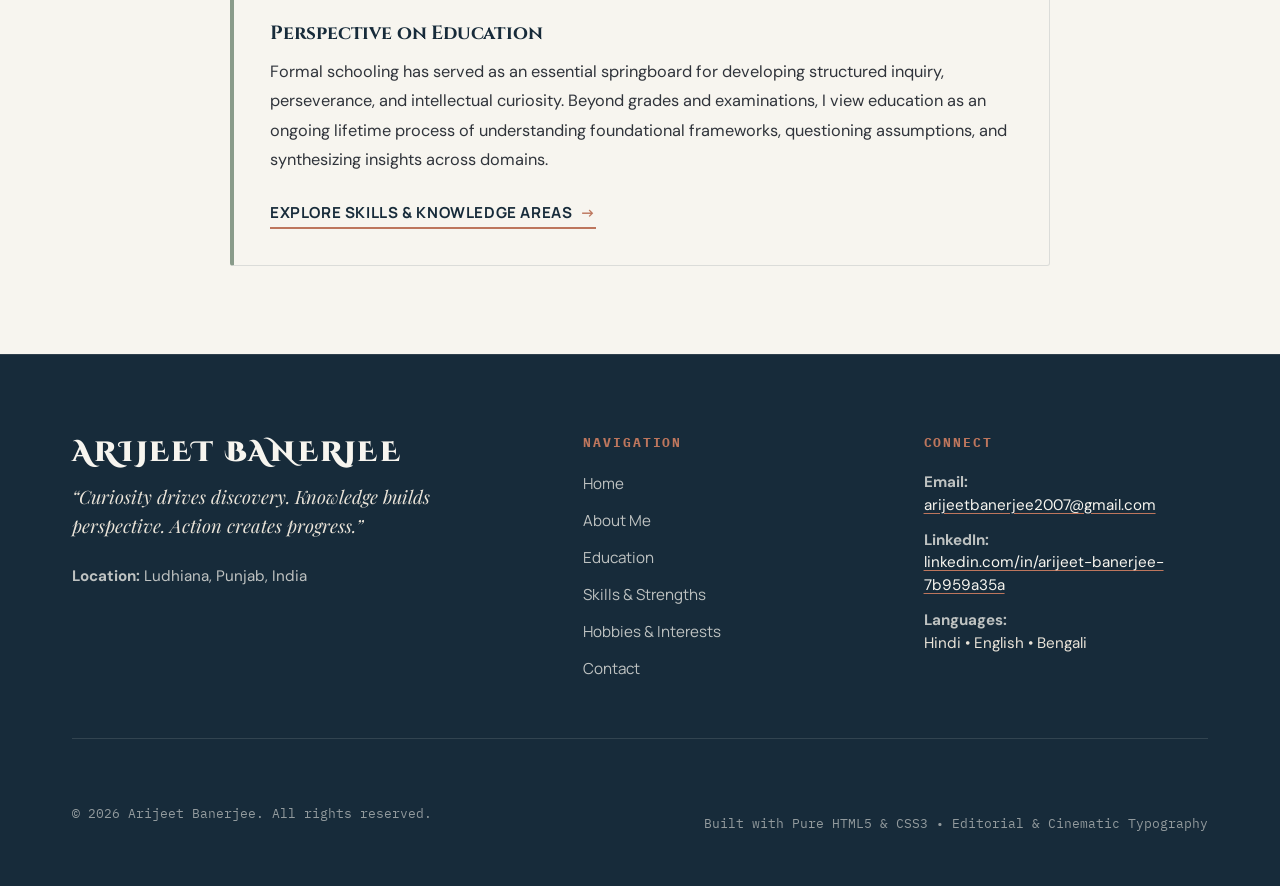
<file: education.html>
<!DOCTYPE html>
<html lang="en">
<head>
  <meta charset="UTF-8">
  <meta name="viewport" content="width=device-width, initial-scale=1.0">
  <meta name="description" content="Academic Journey of Arijeet Banerjee — Class XII at AGMS School and Class X at SR Public Sr. Sec. School.">
  <title>Education — Arijeet Banerjee</title>
  <link rel="icon" type="image/svg+xml" href="assets/favicon.svg">
  <link rel="stylesheet" href="style.css">
</head>
<body>
  <!-- Accessibility Skip Link -->
  <a href="#main-content" class="skip-link">Skip to main content</a>

  <!-- Header & Sticky Navigation -->
  <header class="site-header">
    <div class="container nav-container">
      <a href="index.html" class="brand-logo" aria-label="Arijeet Banerjee Portfolio Home">
        <span class="brand-name">Arijeet Banerjee</span>
        <span class="brand-dot" aria-hidden="true"></span>
      </a>

      <!-- Pure CSS Mobile Hamburger Toggle -->
      <input type="checkbox" id="nav-toggle" class="nav-toggle" aria-label="Toggle navigation menu">
      <label for="nav-toggle" class="nav-toggle-label" aria-hidden="true">
        <span></span>
        <span></span>
        <span></span>
      </label>

      <!-- Navigation Links -->
      <nav class="nav-menu" aria-label="Main Navigation">
        <a href="index.html" class="nav-link">Home</a>
        <a href="about.html" class="nav-link">About</a>
        <a href="education.html" class="nav-link active">Education</a>
        <a href="skills.html" class="nav-link">Skills</a>
        <a href="interests.html" class="nav-link">Interests</a>
        <a href="contact.html" class="nav-link">Contact</a>
      </nav>
    </div>
  </header>

  <!-- Main Content -->
  <main id="main-content">
    <!-- Inner Page Hero -->
    <section class="page-hero" aria-labelledby="page-title">
      <div class="container">
        <div class="section-eyebrow">
          <span class="eyebrow-dash" aria-hidden="true"></span>
          <span>Foundational Milestones</span>
        </div>
        <h1 id="page-title" class="page-hero-title">Academic Journey.</h1>
        <p class="page-hero-desc">
          Building disciplined inquiry, structured thinking, and foundational knowledge through formal schooling.
        </p>
      </div>
    </section>

    <!-- Education Timeline Section -->
    <section class="section-education" aria-labelledby="timeline-heading">
      <div class="container">
        <div class="container-narrow" style="padding: 0;">
          <div class="section-eyebrow">
            <span class="eyebrow-dash" aria-hidden="true"></span>
            <span id="timeline-heading">Chronological Progression</span>
          </div>
          <h2 class="section-title">Academic Credentials</h2>
          <p class="section-subtitle">Milestones reflecting foundational coursework, analytical training, and academic performance.</p>

          <div class="education-timeline">
            <!-- Timeline Item 1: Class XII -->
            <article class="timeline-item">
              <div class="timeline-marker" aria-hidden="true">01</div>
              <div class="timeline-card">
                <div class="timeline-badge-row">
                  <span class="timeline-category">Senior Secondary Education</span>
                  <div class="timeline-score">
                    75.4% <span>Overall Score</span>
                  </div>
                </div>
                <h3 class="timeline-title">Class XII — Senior Secondary</h3>
                <div class="timeline-institution">
                  <span class="timeline-institution-icon" aria-hidden="true">🏛</span>
                  <span>AGMS School</span>
                </div>
                <p class="timeline-details">
                  Completed senior secondary coursework with emphasis on discipline, quantitative and conceptual understanding, and critical problem-solving skills, achieving an overall score of 75.4%.
                </p>
              </div>
            </article>

            <!-- Timeline Item 2: Class X -->
            <article class="timeline-item">
              <div class="timeline-marker" aria-hidden="true">02</div>
              <div class="timeline-card">
                <div class="timeline-badge-row">
                  <span class="timeline-category">Secondary Education</span>
                  <div class="timeline-score">
                    82% <span>Overall Score</span>
                  </div>
                </div>
                <h3 class="timeline-title">Class X — Secondary Education</h3>
                <div class="timeline-institution">
                  <span class="timeline-institution-icon" aria-hidden="true">🏛</span>
                  <span>SR Public Sr. Sec. School</span>
                </div>
                <p class="timeline-details">
                  Completed secondary schooling with a robust academic standing of 82%, developing core competencies in languages, foundational sciences, mathematics, and social studies.
                </p>
              </div>
            </article>
          </div>

          <!-- Academic Reflection Box -->
          <div class="academic-reflection-box">
            <h3 class="reflection-title">Perspective on Education</h3>
            <p style="font-size: 1.02rem; color: var(--color-charcoal); line-height: 1.8; margin-bottom: 1rem;">
              Formal schooling has served as an essential springboard for developing structured inquiry, perseverance, and intellectual curiosity. Beyond grades and examinations, I view education as an ongoing lifetime process of understanding foundational frameworks, questioning assumptions, and synthesizing insights across domains.
            </p>
            <div style="margin-top: 1.5rem;">
              <a href="skills.html" class="text-link">
                Explore Skills &amp; Knowledge Areas
                <span class="link-arrow" aria-hidden="true">→</span>
              </a>
            </div>
          </div>
        </div>
      </div>
    </section>
  </main>

  <!-- Global Footer -->
  <footer class="site-footer">
    <div class="container">
      <div class="footer-top-grid">
        <div>
          <h2 class="footer-brand-title">Arijeet Banerjee</h2>
          <p class="footer-brand-quote">“Curiosity drives discovery. Knowledge builds perspective. Action creates progress.”</p>
          <p class="footer-contact-item"><strong>Location:</strong> Ludhiana, Punjab, India</p>
        </div>

        <div>
          <h3 class="footer-nav-title">Navigation</h3>
          <nav class="footer-nav-links" aria-label="Footer Navigation">
            <a href="index.html" class="footer-nav-link">Home</a>
            <a href="about.html" class="footer-nav-link">About Me</a>
            <a href="education.html" class="footer-nav-link">Education</a>
            <a href="skills.html" class="footer-nav-link">Skills &amp; Strengths</a>
            <a href="interests.html" class="footer-nav-link">Hobbies &amp; Interests</a>
            <a href="contact.html" class="footer-nav-link">Contact</a>
          </nav>
        </div>

        <div>
          <h3 class="footer-nav-title">Connect</h3>
          <div class="footer-contact-item">
            <strong>Email:</strong><br>
            <a href="mailto:arijeetbanerjee2007@gmail.com">arijeetbanerjee2007@gmail.com</a>
          </div>
          <div class="footer-contact-item">
            <strong>LinkedIn:</strong><br>
            <a href="https://www.linkedin.com/in/arijeet-banerjee-7b959a35a/" target="_blank" rel="noopener noreferrer">linkedin.com/in/arijeet-banerjee-7b959a35a</a>
          </div>
          <div class="footer-contact-item">
            <strong>Languages:</strong><br>
            <span class="footer-lang-badge">Hindi • English • Bengali</span>
          </div>
        </div>
      </div>

      <div class="footer-bottom">
        <p>&copy; 2026 Arijeet Banerjee. All rights reserved.</p>
        <p>Built with Pure HTML5 &amp; CSS3 • Editorial &amp; Cinematic Typography</p>
      </div>
    </div>
  </footer>
</body>
</html>
</file>
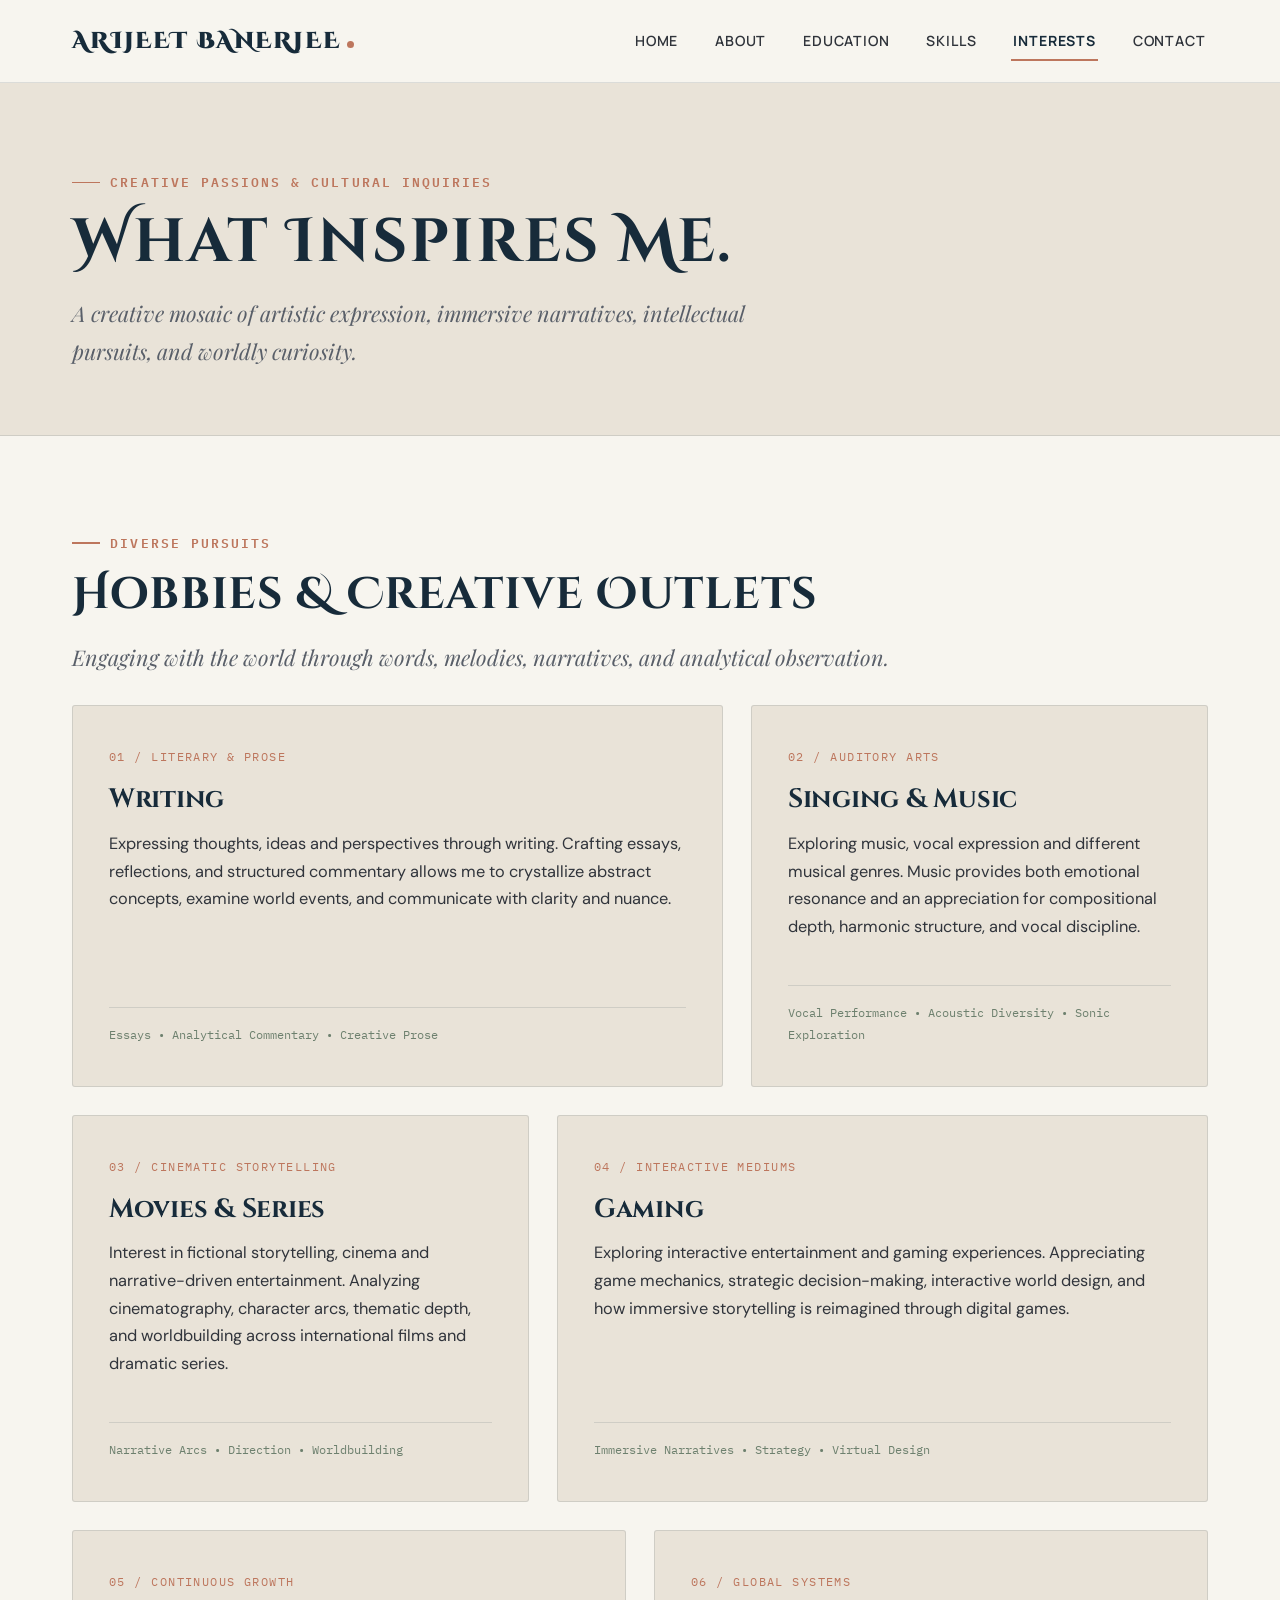
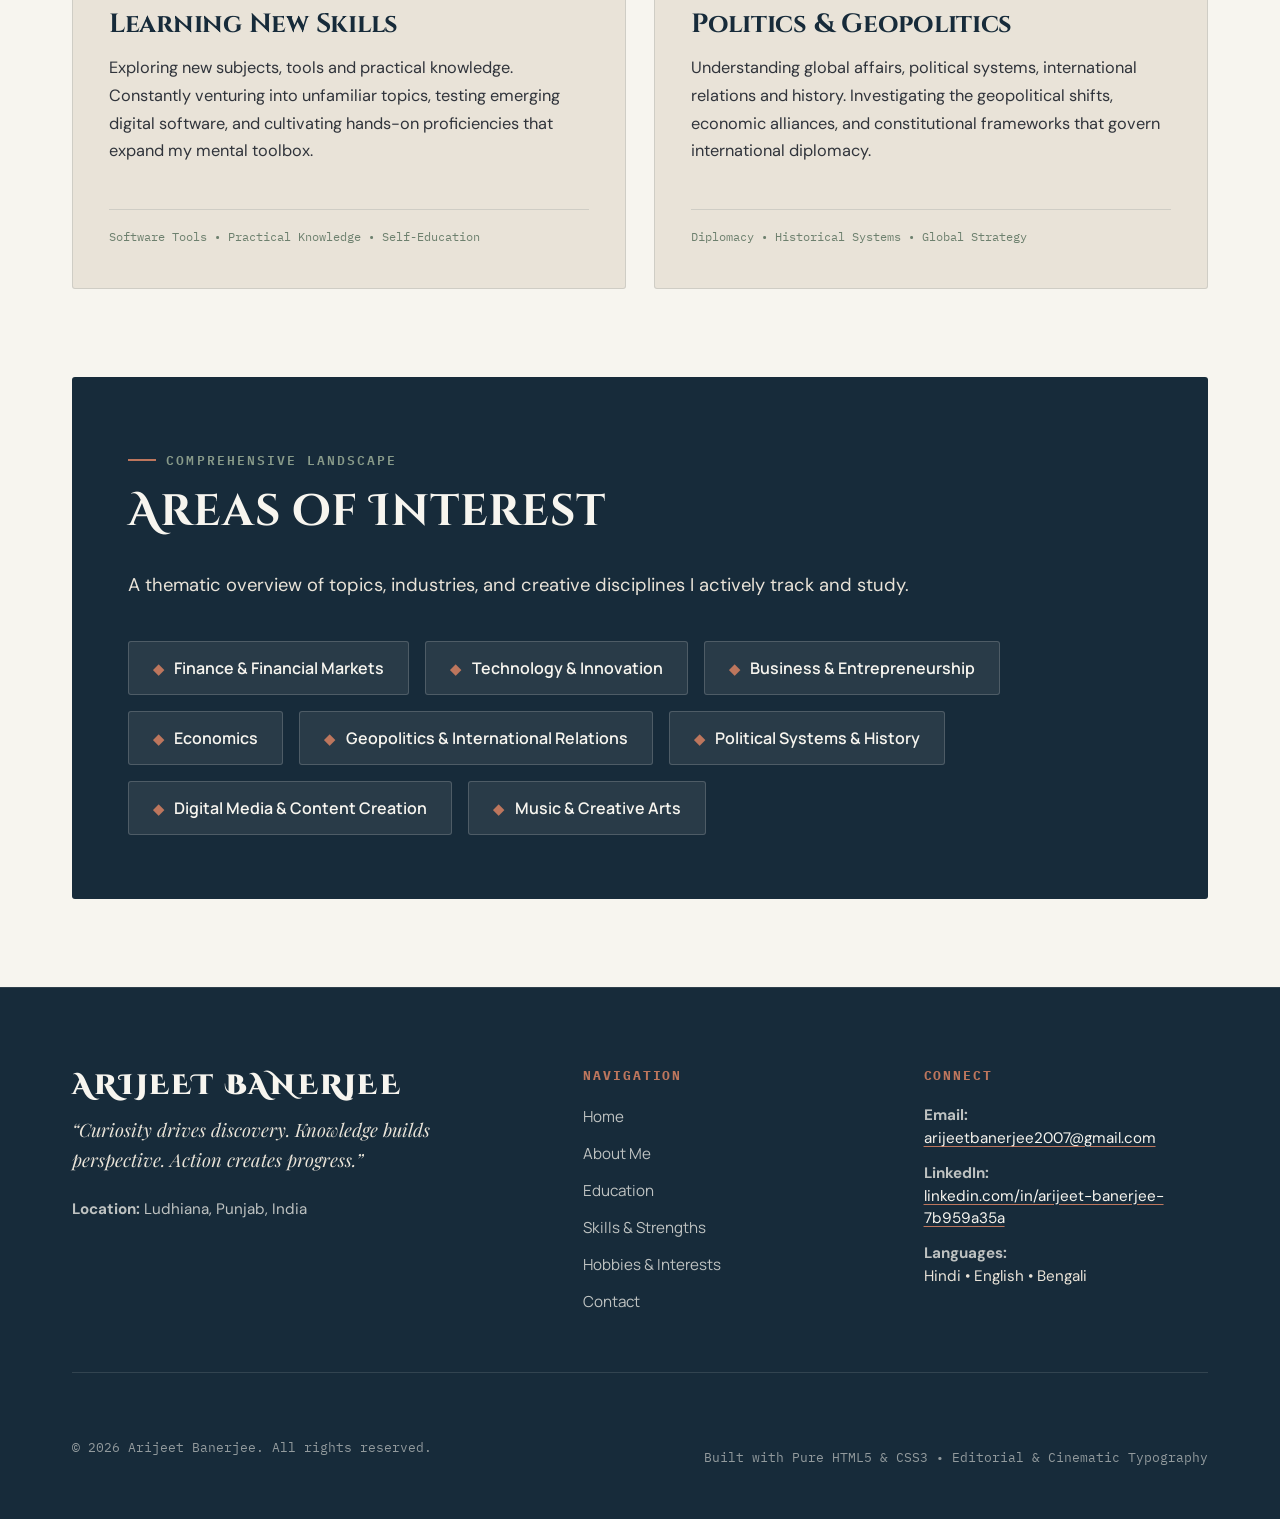
<file: interests.html>
<!DOCTYPE html>
<html lang="en">
<head>
  <meta charset="UTF-8">
  <meta name="viewport" content="width=device-width, initial-scale=1.0">
  <meta name="description" content="Hobbies & Areas of Interest of Arijeet Banerjee — Writing, Music, Cinema, Gaming, Geopolitics, and Continuous Learning.">
  <title>Hobbies &amp; Interests — Arijeet Banerjee</title>
  <link rel="icon" type="image/svg+xml" href="assets/favicon.svg">
  <link rel="stylesheet" href="style.css">
</head>
<body>
  <!-- Accessibility Skip Link -->
  <a href="#main-content" class="skip-link">Skip to main content</a>

  <!-- Header & Sticky Navigation -->
  <header class="site-header">
    <div class="container nav-container">
      <a href="index.html" class="brand-logo" aria-label="Arijeet Banerjee Portfolio Home">
        <span class="brand-name">Arijeet Banerjee</span>
        <span class="brand-dot" aria-hidden="true"></span>
      </a>

      <!-- Pure CSS Mobile Hamburger Toggle -->
      <input type="checkbox" id="nav-toggle" class="nav-toggle" aria-label="Toggle navigation menu">
      <label for="nav-toggle" class="nav-toggle-label" aria-hidden="true">
        <span></span>
        <span></span>
        <span></span>
      </label>

      <!-- Navigation Links -->
      <nav class="nav-menu" aria-label="Main Navigation">
        <a href="index.html" class="nav-link">Home</a>
        <a href="about.html" class="nav-link">About</a>
        <a href="education.html" class="nav-link">Education</a>
        <a href="skills.html" class="nav-link">Skills</a>
        <a href="interests.html" class="nav-link active">Interests</a>
        <a href="contact.html" class="nav-link">Contact</a>
      </nav>
    </div>
  </header>

  <!-- Main Content -->
  <main id="main-content">
    <!-- Inner Page Hero -->
    <section class="page-hero" aria-labelledby="page-title">
      <div class="container">
        <div class="section-eyebrow">
          <span class="eyebrow-dash" aria-hidden="true"></span>
          <span>Creative Passions &amp; Cultural Inquiries</span>
        </div>
        <h1 id="page-title" class="page-hero-title">What Inspires Me.</h1>
        <p class="page-hero-desc">
          A creative mosaic of artistic expression, immersive narratives, intellectual pursuits, and worldly curiosity.
        </p>
      </div>
    </section>

    <!-- Asymmetric Mosaic Grid of Hobbies -->
    <section class="section-interests" aria-labelledby="mosaic-heading">
      <div class="container">
        <div class="section-eyebrow">
          <span class="eyebrow-dash" aria-hidden="true"></span>
          <span id="mosaic-heading">Diverse Pursuits</span>
        </div>
        <h2 class="section-title">Hobbies &amp; Creative Outlets</h2>
        <p class="section-subtitle">Engaging with the world through words, melodies, narratives, and analytical observation.</p>

        <div class="interests-mosaic-grid">
          <!-- 1. Writing (Col-7: prominent) -->
          <article class="mosaic-card col-7">
            <span class="mosaic-badge">01 / Literary &amp; Prose</span>
            <h3 class="mosaic-title">Writing</h3>
            <p class="mosaic-desc">
              Expressing thoughts, ideas and perspectives through writing. Crafting essays, reflections, and structured commentary allows me to crystallize abstract concepts, examine world events, and communicate with clarity and nuance.
            </p>
            <div class="mosaic-meta">Essays • Analytical Commentary • Creative Prose</div>
          </article>

          <!-- 2. Singing & Music (Col-5: complementary) -->
          <article class="mosaic-card col-5">
            <span class="mosaic-badge">02 / Auditory Arts</span>
            <h3 class="mosaic-title">Singing &amp; Music</h3>
            <p class="mosaic-desc">
              Exploring music, vocal expression and different musical genres. Music provides both emotional resonance and an appreciation for compositional depth, harmonic structure, and vocal discipline.
            </p>
            <div class="mosaic-meta">Vocal Performance • Acoustic Diversity • Sonic Exploration</div>
          </article>

          <!-- 3. Movies & Series (Col-5) -->
          <article class="mosaic-card col-5">
            <span class="mosaic-badge">03 / Cinematic Storytelling</span>
            <h3 class="mosaic-title">Movies &amp; Series</h3>
            <p class="mosaic-desc">
              Interest in fictional storytelling, cinema and narrative-driven entertainment. Analyzing cinematography, character arcs, thematic depth, and worldbuilding across international films and dramatic series.
            </p>
            <div class="mosaic-meta">Narrative Arcs • Direction • Worldbuilding</div>
          </article>

          <!-- 4. Gaming (Col-7) -->
          <article class="mosaic-card col-7">
            <span class="mosaic-badge">04 / Interactive Mediums</span>
            <h3 class="mosaic-title">Gaming</h3>
            <p class="mosaic-desc">
              Exploring interactive entertainment and gaming experiences. Appreciating game mechanics, strategic decision-making, interactive world design, and how immersive storytelling is reimagined through digital games.
            </p>
            <div class="mosaic-meta">Immersive Narratives • Strategy • Virtual Design</div>
          </article>

          <!-- 5. Learning New Skills (Col-6) -->
          <article class="mosaic-card col-6">
            <span class="mosaic-badge">05 / Continuous Growth</span>
            <h3 class="mosaic-title">Learning New Skills</h3>
            <p class="mosaic-desc">
              Exploring new subjects, tools and practical knowledge. Constantly venturing into unfamiliar topics, testing emerging digital software, and cultivating hands-on proficiencies that expand my mental toolbox.
            </p>
            <div class="mosaic-meta">Software Tools • Practical Knowledge • Self-Education</div>
          </article>

          <!-- 6. Politics & Geopolitics (Col-6) -->
          <article class="mosaic-card col-6">
            <span class="mosaic-badge">06 / Global Systems</span>
            <h3 class="mosaic-title">Politics &amp; Geopolitics</h3>
            <p class="mosaic-desc">
              Understanding global affairs, political systems, international relations and history. Investigating the geopolitical shifts, economic alliances, and constitutional frameworks that govern international diplomacy.
            </p>
            <div class="mosaic-meta">Diplomacy • Historical Systems • Global Strategy</div>
          </article>
        </div>

        <!-- Curated Areas of Interest Section -->
        <div class="areas-interest-box" aria-labelledby="areas-interest-heading">
          <div class="section-eyebrow">
            <span class="eyebrow-dash" aria-hidden="true"></span>
            <span>Comprehensive Landscape</span>
          </div>
          <h2 id="areas-interest-heading" class="section-title">Areas of Interest</h2>
          <p style="font-size: 1.15rem; color: var(--color-sand); line-height: 1.7; margin-bottom: 2.5rem; max-width: 800px;">
            A thematic overview of topics, industries, and creative disciplines I actively track and study.
          </p>

          <div class="areas-tags-list">
            <div class="interest-tag-pill">
              <span aria-hidden="true">◆</span>
              Finance &amp; Financial Markets
            </div>
            <div class="interest-tag-pill">
              <span aria-hidden="true">◆</span>
              Technology &amp; Innovation
            </div>
            <div class="interest-tag-pill">
              <span aria-hidden="true">◆</span>
              Business &amp; Entrepreneurship
            </div>
            <div class="interest-tag-pill">
              <span aria-hidden="true">◆</span>
              Economics
            </div>
            <div class="interest-tag-pill">
              <span aria-hidden="true">◆</span>
              Geopolitics &amp; International Relations
            </div>
            <div class="interest-tag-pill">
              <span aria-hidden="true">◆</span>
              Political Systems &amp; History
            </div>
            <div class="interest-tag-pill">
              <span aria-hidden="true">◆</span>
              Digital Media &amp; Content Creation
            </div>
            <div class="interest-tag-pill">
              <span aria-hidden="true">◆</span>
              Music &amp; Creative Arts
            </div>
          </div>
        </div>
      </div>
    </section>
  </main>

  <!-- Global Footer -->
  <footer class="site-footer">
    <div class="container">
      <div class="footer-top-grid">
        <div>
          <h2 class="footer-brand-title">Arijeet Banerjee</h2>
          <p class="footer-brand-quote">“Curiosity drives discovery. Knowledge builds perspective. Action creates progress.”</p>
          <p class="footer-contact-item"><strong>Location:</strong> Ludhiana, Punjab, India</p>
        </div>

        <div>
          <h3 class="footer-nav-title">Navigation</h3>
          <nav class="footer-nav-links" aria-label="Footer Navigation">
            <a href="index.html" class="footer-nav-link">Home</a>
            <a href="about.html" class="footer-nav-link">About Me</a>
            <a href="education.html" class="footer-nav-link">Education</a>
            <a href="skills.html" class="footer-nav-link">Skills &amp; Strengths</a>
            <a href="interests.html" class="footer-nav-link">Hobbies &amp; Interests</a>
            <a href="contact.html" class="footer-nav-link">Contact</a>
          </nav>
        </div>

        <div>
          <h3 class="footer-nav-title">Connect</h3>
          <div class="footer-contact-item">
            <strong>Email:</strong><br>
            <a href="mailto:arijeetbanerjee2007@gmail.com">arijeetbanerjee2007@gmail.com</a>
          </div>
          <div class="footer-contact-item">
            <strong>LinkedIn:</strong><br>
            <a href="https://www.linkedin.com/in/arijeet-banerjee-7b959a35a/" target="_blank" rel="noopener noreferrer">linkedin.com/in/arijeet-banerjee-7b959a35a</a>
          </div>
          <div class="footer-contact-item">
            <strong>Languages:</strong><br>
            <span class="footer-lang-badge">Hindi • English • Bengali</span>
          </div>
        </div>
      </div>

      <div class="footer-bottom">
        <p>&copy; 2026 Arijeet Banerjee. All rights reserved.</p>
        <p>Built with Pure HTML5 &amp; CSS3 • Editorial &amp; Cinematic Typography</p>
      </div>
    </div>
  </footer>
</body>
</html>
</file>
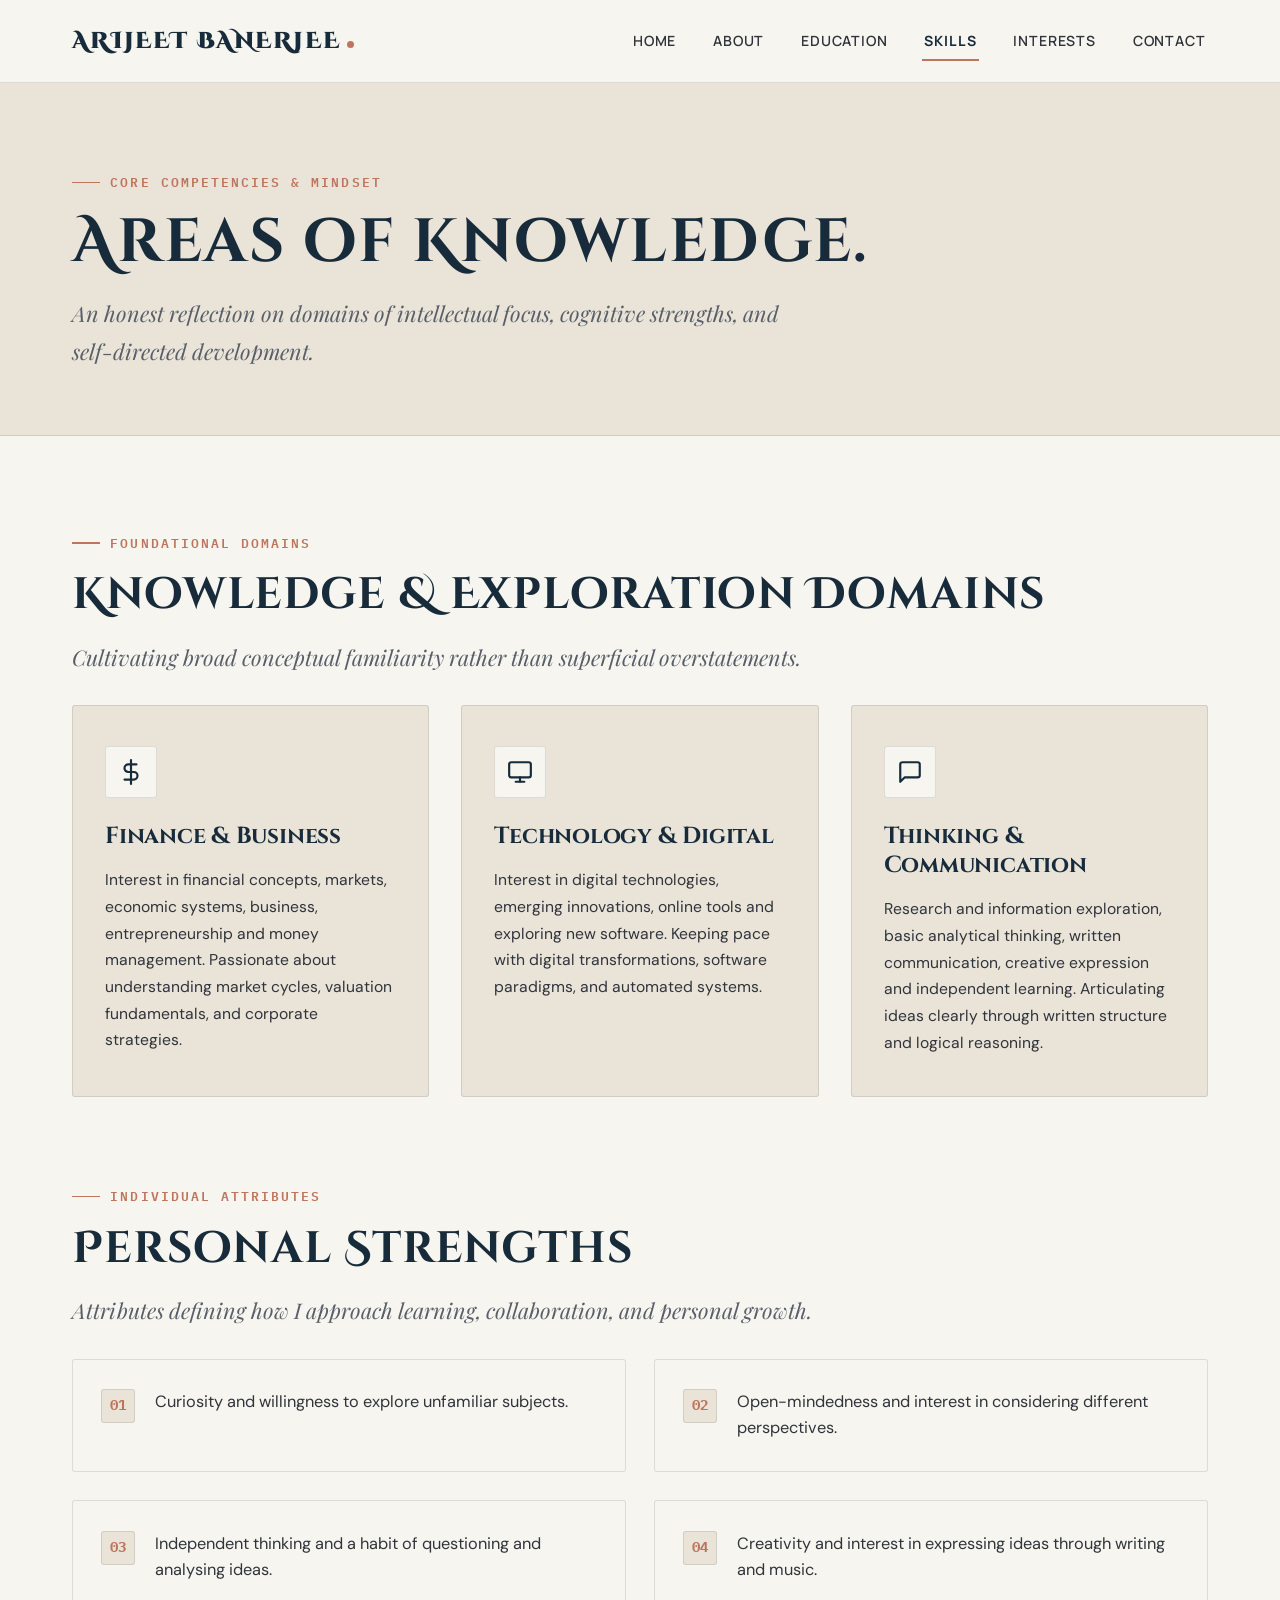
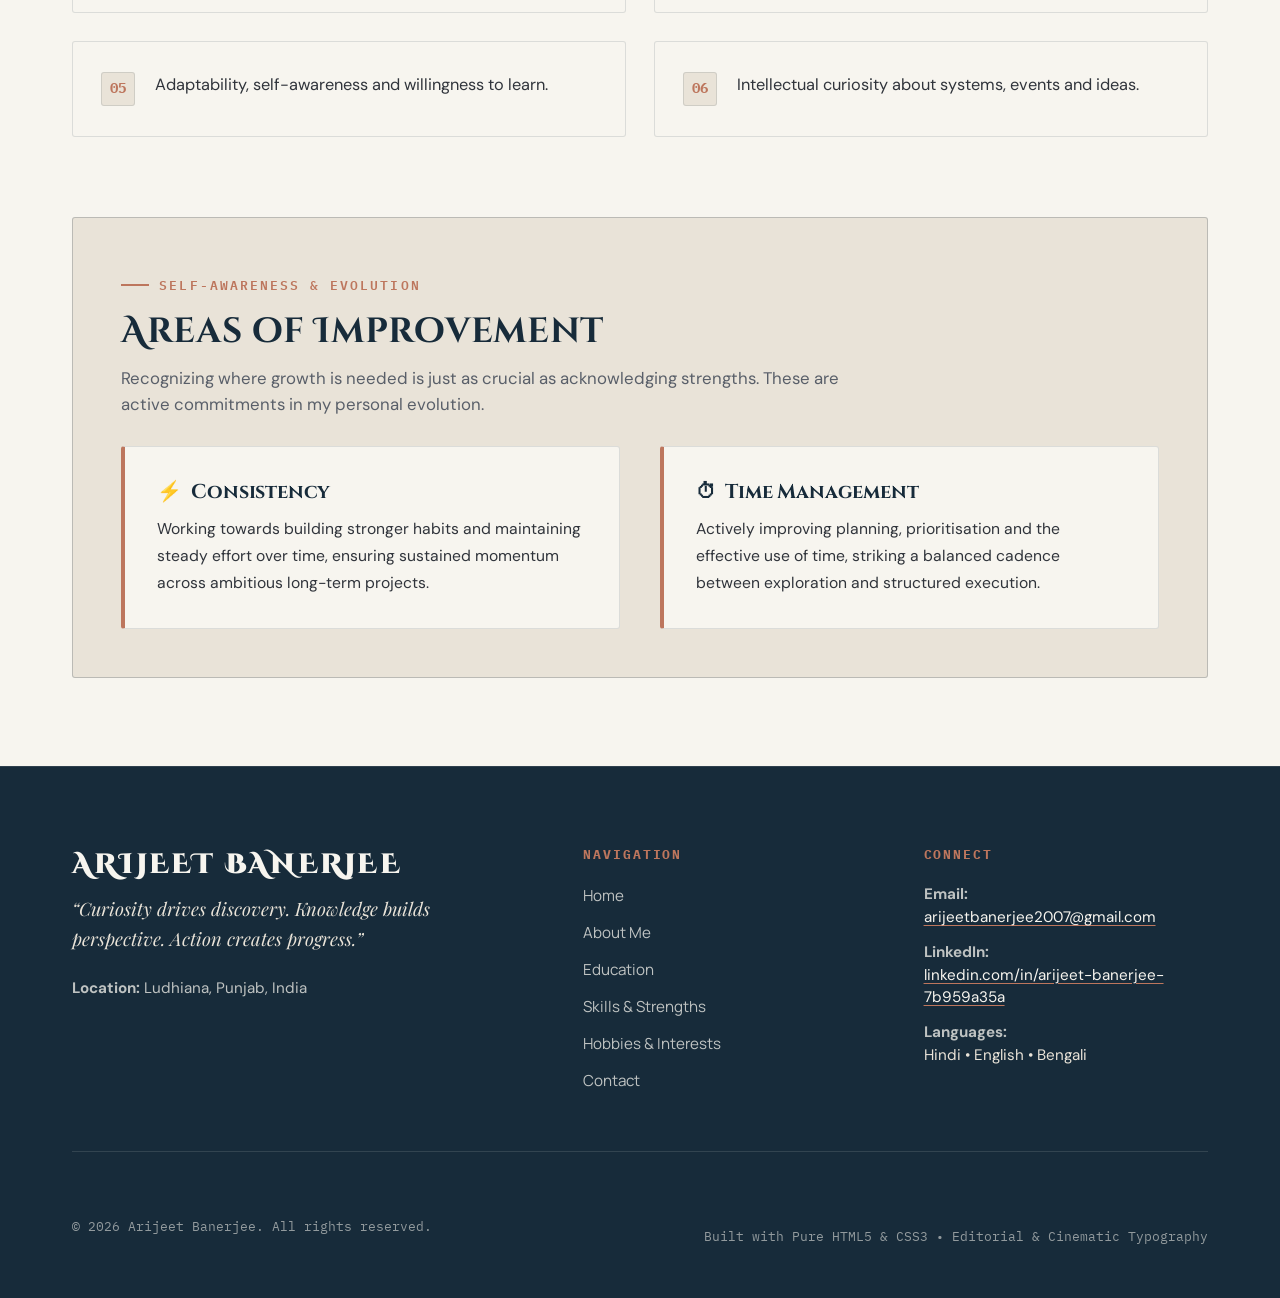
<file: skills.html>
<!DOCTYPE html>
<html lang="en">
<head>
  <meta charset="UTF-8">
  <meta name="viewport" content="width=device-width, initial-scale=1.0">
  <meta name="description" content="Areas of Knowledge, Personal Strengths, and Growth Areas of Arijeet Banerjee.">
  <title>Skills &amp; Strengths — Arijeet Banerjee</title>
  <link rel="icon" type="image/svg+xml" href="assets/favicon.svg">
  <link rel="stylesheet" href="style.css">
</head>
<body>
  <!-- Accessibility Skip Link -->
  <a href="#main-content" class="skip-link">Skip to main content</a>

  <!-- Header & Sticky Navigation -->
  <header class="site-header">
    <div class="container nav-container">
      <a href="index.html" class="brand-logo" aria-label="Arijeet Banerjee Portfolio Home">
        <span class="brand-name">Arijeet Banerjee</span>
        <span class="brand-dot" aria-hidden="true"></span>
      </a>

      <!-- Pure CSS Mobile Hamburger Toggle -->
      <input type="checkbox" id="nav-toggle" class="nav-toggle" aria-label="Toggle navigation menu">
      <label for="nav-toggle" class="nav-toggle-label" aria-hidden="true">
        <span></span>
        <span></span>
        <span></span>
      </label>

      <!-- Navigation Links -->
      <nav class="nav-menu" aria-label="Main Navigation">
        <a href="index.html" class="nav-link">Home</a>
        <a href="about.html" class="nav-link">About</a>
        <a href="education.html" class="nav-link">Education</a>
        <a href="skills.html" class="nav-link active">Skills</a>
        <a href="interests.html" class="nav-link">Interests</a>
        <a href="contact.html" class="nav-link">Contact</a>
      </nav>
    </div>
  </header>

  <!-- Main Content -->
  <main id="main-content">
    <!-- Inner Page Hero -->
    <section class="page-hero" aria-labelledby="page-title">
      <div class="container">
        <div class="section-eyebrow">
          <span class="eyebrow-dash" aria-hidden="true"></span>
          <span>Core Competencies &amp; Mindset</span>
        </div>
        <h1 id="page-title" class="page-hero-title">Areas of Knowledge.</h1>
        <p class="page-hero-desc">
          An honest reflection on domains of intellectual focus, cognitive strengths, and self-directed development.
        </p>
      </div>
    </section>

    <!-- Domains of Knowledge -->
    <section class="section-skills" aria-labelledby="domains-heading">
      <div class="container">
        <div class="section-eyebrow">
          <span class="eyebrow-dash" aria-hidden="true"></span>
          <span id="domains-heading">Foundational Domains</span>
        </div>
        <h2 class="section-title">Knowledge &amp; Exploration Domains</h2>
        <p class="section-subtitle">Cultivating broad conceptual familiarity rather than superficial overstatements.</p>

        <div class="skills-domain-grid">
          <!-- Domain 1: Finance & Business -->
          <article class="domain-card">
            <div class="domain-icon-box" aria-hidden="true">
              <svg width="26" height="26" viewBox="0 0 24 24" fill="none" stroke="currentColor" stroke-width="2" stroke-linecap="round" stroke-linejoin="round">
                <line x1="12" y1="1" x2="12" y2="23"></line>
                <path d="M17 5H9.5a3.5 3.5 0 0 0 0 7h5a3.5 3.5 0 0 1 0 7H6"></path>
              </svg>
            </div>
            <h3 class="domain-title">Finance &amp; Business</h3>
            <p class="domain-desc">
              Interest in financial concepts, markets, economic systems, business, entrepreneurship and money management. Passionate about understanding market cycles, valuation fundamentals, and corporate strategies.
            </p>
          </article>

          <!-- Domain 2: Technology & Digital -->
          <article class="domain-card">
            <div class="domain-icon-box" aria-hidden="true">
              <svg width="26" height="26" viewBox="0 0 24 24" fill="none" stroke="currentColor" stroke-width="2" stroke-linecap="round" stroke-linejoin="round">
                <rect x="2" y="3" width="20" height="14" rx="2" ry="2"></rect>
                <line x1="8" y1="21" x2="16" y2="21"></line>
                <line x1="12" y1="17" x2="12" y2="21"></line>
              </svg>
            </div>
            <h3 class="domain-title">Technology &amp; Digital</h3>
            <p class="domain-desc">
              Interest in digital technologies, emerging innovations, online tools and exploring new software. Keeping pace with digital transformations, software paradigms, and automated systems.
            </p>
          </article>

          <!-- Domain 3: Thinking & Communication -->
          <article class="domain-card">
            <div class="domain-icon-box" aria-hidden="true">
              <svg width="26" height="26" viewBox="0 0 24 24" fill="none" stroke="currentColor" stroke-width="2" stroke-linecap="round" stroke-linejoin="round">
                <path d="M21 15a2 2 0 0 1-2 2H7l-4 4V5a2 2 0 0 1 2-2h14a2 2 0 0 1 2 2z"></path>
              </svg>
            </div>
            <h3 class="domain-title">Thinking &amp; Communication</h3>
            <p class="domain-desc">
              Research and information exploration, basic analytical thinking, written communication, creative expression and independent learning. Articulating ideas clearly through written structure and logical reasoning.
            </p>
          </article>
        </div>

        <!-- Personal Strengths Section -->
        <div class="strengths-container" aria-labelledby="strengths-heading">
          <div class="section-eyebrow">
            <span class="eyebrow-dash" aria-hidden="true"></span>
            <span id="strengths-heading">Individual Attributes</span>
          </div>
          <h2 class="section-title">Personal Strengths</h2>
          <p class="section-subtitle">Attributes defining how I approach learning, collaboration, and personal growth.</p>

          <div class="strengths-grid">
            <div class="strength-item-card">
              <span class="strength-index" aria-hidden="true">01</span>
              <p class="strength-text">Curiosity and willingness to explore unfamiliar subjects.</p>
            </div>

            <div class="strength-item-card">
              <span class="strength-index" aria-hidden="true">02</span>
              <p class="strength-text">Open-mindedness and interest in considering different perspectives.</p>
            </div>

            <div class="strength-item-card">
              <span class="strength-index" aria-hidden="true">03</span>
              <p class="strength-text">Independent thinking and a habit of questioning and analysing ideas.</p>
            </div>

            <div class="strength-item-card">
              <span class="strength-index" aria-hidden="true">04</span>
              <p class="strength-text">Creativity and interest in expressing ideas through writing and music.</p>
            </div>

            <div class="strength-item-card">
              <span class="strength-index" aria-hidden="true">05</span>
              <p class="strength-text">Adaptability, self-awareness and willingness to learn.</p>
            </div>

            <div class="strength-item-card">
              <span class="strength-index" aria-hidden="true">06</span>
              <p class="strength-text">Intellectual curiosity about systems, events and ideas.</p>
            </div>
          </div>
        </div>

        <!-- Areas of Improvement Section -->
        <div class="improvement-box" aria-labelledby="improvement-heading">
          <div class="section-eyebrow" style="color: var(--color-terracotta);">
            <span class="eyebrow-dash" aria-hidden="true"></span>
            <span id="improvement-heading">Self-Awareness &amp; Evolution</span>
          </div>
          <h2 class="section-title" style="font-size: 2.2rem; margin-bottom: 0.75rem;">Areas of Improvement</h2>
          <p style="font-size: 1.05rem; color: var(--color-charcoal-muted); line-height: 1.6; max-width: 720px;">
            Recognizing where growth is needed is just as crucial as acknowledging strengths. These are active commitments in my personal evolution.
          </p>

          <div class="improvement-grid">
            <div class="improvement-card">
              <h3 class="improvement-title">
                <span aria-hidden="true">⚡</span>
                Consistency
              </h3>
              <p class="improvement-desc">
                Working towards building stronger habits and maintaining steady effort over time, ensuring sustained momentum across ambitious long-term projects.
              </p>
            </div>

            <div class="improvement-card">
              <h3 class="improvement-title">
                <span aria-hidden="true">⏱</span>
                Time Management
              </h3>
              <p class="improvement-desc">
                Actively improving planning, prioritisation and the effective use of time, striking a balanced cadence between exploration and structured execution.
              </p>
            </div>
          </div>
        </div>
      </div>
    </section>
  </main>

  <!-- Global Footer -->
  <footer class="site-footer">
    <div class="container">
      <div class="footer-top-grid">
        <div>
          <h2 class="footer-brand-title">Arijeet Banerjee</h2>
          <p class="footer-brand-quote">“Curiosity drives discovery. Knowledge builds perspective. Action creates progress.”</p>
          <p class="footer-contact-item"><strong>Location:</strong> Ludhiana, Punjab, India</p>
        </div>

        <div>
          <h3 class="footer-nav-title">Navigation</h3>
          <nav class="footer-nav-links" aria-label="Footer Navigation">
            <a href="index.html" class="footer-nav-link">Home</a>
            <a href="about.html" class="footer-nav-link">About Me</a>
            <a href="education.html" class="footer-nav-link">Education</a>
            <a href="skills.html" class="footer-nav-link">Skills &amp; Strengths</a>
            <a href="interests.html" class="footer-nav-link">Hobbies &amp; Interests</a>
            <a href="contact.html" class="footer-nav-link">Contact</a>
          </nav>
        </div>

        <div>
          <h3 class="footer-nav-title">Connect</h3>
          <div class="footer-contact-item">
            <strong>Email:</strong><br>
            <a href="mailto:arijeetbanerjee2007@gmail.com">arijeetbanerjee2007@gmail.com</a>
          </div>
          <div class="footer-contact-item">
            <strong>LinkedIn:</strong><br>
            <a href="https://www.linkedin.com/in/arijeet-banerjee-7b959a35a/" target="_blank" rel="noopener noreferrer">linkedin.com/in/arijeet-banerjee-7b959a35a</a>
          </div>
          <div class="footer-contact-item">
            <strong>Languages:</strong><br>
            <span class="footer-lang-badge">Hindi • English • Bengali</span>
          </div>
        </div>
      </div>

      <div class="footer-bottom">
        <p>&copy; 2026 Arijeet Banerjee. All rights reserved.</p>
        <p>Built with Pure HTML5 &amp; CSS3 • Editorial &amp; Cinematic Typography</p>
      </div>
    </div>
  </footer>
</body>
</html>
</file>
<file: style.css>
/* ==========================================================================
   ARIJEET BANERJEE — PERSONAL PORTFOLIO STYLESHEET
   Pure HTML5 & CSS3 Architecture | Editorial & Cinematic Design
   Typography Homage: Inspired by Grand Cinematic Epic Typography (Ramayana)
   ========================================================================== */

/* --- GOOGLE FONTS IMPORT --- */
@import url('https://fonts.googleapis.com/css2?family=Cinzel+Decorative:wght@700;900&family=Cinzel:wght@500;600;700;800;900&family=DM+Sans:ital,opsz,wght@0,9..40,300..800;1,9..40,300..700&family=IBM+Plex+Mono:ital,wght@0,400;0,500;0,600;1,400&family=Manrope:wght@400;500;600;700;800&family=Playfair+Display:ital,wght@0,400..900;1,400..900&display=swap');

/* --- CSS CUSTOM PROPERTIES (DESIGN SYSTEM) --- */
:root {
  /* Color Palette */
  --color-midnight: #172B3A;        /* Deep Midnight Navy: Primary Headings & Nav */
  --color-ivory: #F7F5EF;           /* Warm Ivory: Main Background */
  --color-sage: #899B8A;            /* Muted Sage: Accent Elements */
  --color-terracotta: #BD765D;      /* Terracotta: Small Highlights & Interactive Details */
  --color-charcoal: #30343B;        /* Soft Charcoal: Body Text */
  --color-sand: #E9E3D8;            /* Light Sand: Secondary Sections & Cards */
  
  /* Derived Tones & Tints */
  --color-sand-soft: #F2EDE5;
  --color-sand-deep: #DCD4C7;
  --color-midnight-muted: #243E52;
  --color-midnight-deep: #0F1D27;
  --color-charcoal-muted: #595F69;
  --color-terracotta-hover: #A56049;
  --color-terracotta-tint: rgba(189, 118, 93, 0.1);
  --color-sage-tint: rgba(137, 155, 138, 0.14);
  --color-sage-dark: #6D806E;
  
  /* Borders */
  --border-subtle: rgba(23, 43, 58, 0.12);
  --border-medium: rgba(23, 43, 58, 0.22);
  --border-light: rgba(247, 245, 239, 0.15);
  
  /* Typography Families */
  --font-epic-display: 'Cinzel Decorative', 'Cinzel', Georgia, serif;
  --font-heading: 'Cinzel', 'Playfair Display', Georgia, serif;
  --font-editorial: 'Playfair Display', Georgia, serif;
  --font-body: 'DM Sans', -apple-system, BlinkMacSystemFont, 'Segoe UI', Roboto, sans-serif;
  --font-nav: 'Manrope', 'DM Sans', sans-serif;
  --font-mono: 'IBM Plex Mono', 'SF Mono', Consolas, monospace;
  
  /* Layout Dimensions */
  --container-max: 1200px;
  --header-height: 82px;
  --radius-xs: 3px;
  --radius-sm: 6px;
  --radius-md: 10px;
  
  /* Transitions */
  --ease-editorial: cubic-bezier(0.19, 1, 0.22, 1);
  --transition-fast: 0.2s ease;
  --transition-smooth: 0.35s var(--ease-editorial);
  --transition-slow: 0.6s var(--ease-editorial);
  
  /* Elevation */
  --shadow-subtle: 0 4px 20px -2px rgba(23, 43, 58, 0.05);
  --shadow-hover: 0 16px 36px -6px rgba(23, 43, 58, 0.12);
}

/* --- RESET & GLOBAL SETTINGS --- */
*, *::before, *::after {
  box-sizing: border-box;
  margin: 0;
  padding: 0;
}

html {
  font-size: 16px;
  scroll-behavior: smooth;
  -webkit-text-size-adjust: 100%;
}

body {
  background-color: var(--color-ivory);
  color: var(--color-charcoal);
  font-family: var(--font-body);
  font-size: 1.05rem;
  line-height: 1.75;
  font-weight: 400;
  min-height: 100vh;
  display: flex;
  flex-direction: column;
  overflow-x: hidden;
  text-rendering: optimizeLegibility;
  -webkit-font-smoothing: antialiased;
}

/* Selection */
::selection {
  background-color: var(--color-terracotta);
  color: var(--color-ivory);
}

/* Headings Base */
h1, h2, h3, h4, h5, h6 {
  color: var(--color-midnight);
  font-family: var(--font-heading);
  font-weight: 700;
  line-height: 1.25;
  letter-spacing: -0.01em;
}

p {
  margin-bottom: 1.25rem;
}

p:last-child {
  margin-bottom: 0;
}

a {
  color: inherit;
  text-decoration: none;
  transition: var(--transition-fast);
}

img, svg {
  display: block;
  max-width: 100%;
}

ul, ol {
  list-style: none;
}

/* --- ACCESSIBILITY --- */
.skip-link {
  position: absolute;
  top: -60px;
  left: 20px;
  background: var(--color-midnight);
  color: var(--color-ivory);
  padding: 10px 18px;
  font-family: var(--font-mono);
  font-size: 0.85rem;
  z-index: 9999;
  border-radius: var(--radius-xs);
  transition: top 0.2s ease;
}

.skip-link:focus {
  top: 15px;
  outline: 2px solid var(--color-terracotta);
}

/* --- CONTAINER --- */
.container {
  width: 100%;
  max-width: var(--container-max);
  margin-left: auto;
  margin-right: auto;
  padding-left: 2rem;
  padding-right: 2rem;
}

.container-narrow {
  max-width: 860px;
  margin-left: auto;
  margin-right: auto;
  padding-left: 2rem;
  padding-right: 2rem;
}

/* --- HEADER & NAVIGATION (STICKY, PURE CSS) --- */
.site-header {
  position: sticky;
  top: 0;
  z-index: 1000;
  background-color: rgba(247, 245, 239, 0.95);
  backdrop-filter: blur(12px);
  -webkit-backdrop-filter: blur(12px);
  border-bottom: 1px solid var(--border-subtle);
  transition: background-color var(--transition-fast), border-color var(--transition-fast);
}

.nav-container {
  display: flex;
  align-items: center;
  justify-content: space-between;
  height: var(--header-height);
}

/* Logo */
.brand-logo {
  display: flex;
  align-items: baseline;
  gap: 0.4rem;
  text-decoration: none;
  group: logo;
}

.brand-name {
  font-family: var(--font-epic-display);
  font-size: 1.45rem;
  font-weight: 900;
  color: var(--color-midnight);
  letter-spacing: 0.08em;
  text-transform: uppercase;
  transition: color var(--transition-fast);
}

.brand-dot {
  display: inline-block;
  width: 7px;
  height: 7px;
  background-color: var(--color-terracotta);
  border-radius: 50%;
  transition: transform var(--transition-smooth), background-color var(--transition-fast);
}

.brand-logo:hover .brand-name {
  color: var(--color-terracotta);
}

.brand-logo:hover .brand-dot {
  transform: scale(1.4);
  background-color: var(--color-midnight);
}

/* Desktop Navigation Menu */
.nav-menu {
  display: flex;
  align-items: center;
  gap: 2rem;
}

.nav-link {
  font-family: var(--font-nav);
  font-size: 0.88rem;
  font-weight: 600;
  letter-spacing: 0.06em;
  text-transform: uppercase;
  color: var(--color-charcoal);
  position: relative;
  padding: 0.5rem 0.15rem;
  transition: color var(--transition-fast);
}

.nav-link::after {
  content: '';
  position: absolute;
  bottom: 0;
  left: 0;
  width: 0;
  height: 2px;
  background-color: var(--color-terracotta);
  transition: width var(--transition-smooth);
}

.nav-link:hover {
  color: var(--color-midnight);
}

.nav-link:hover::after {
  width: 100%;
}

/* Active Nav State */
.nav-link.active {
  color: var(--color-midnight);
  font-weight: 700;
}

.nav-link.active::after {
  width: 100%;
  background-color: var(--color-terracotta);
}

/* Pure CSS Mobile Navigation Toggle (Checkbox Hack) */
.nav-toggle,
.nav-toggle-label {
  display: none;
}

/* --- MONOSPACE SECTION LABELS & ACCENTS --- */
.section-eyebrow {
  display: inline-flex;
  align-items: center;
  gap: 0.65rem;
  font-family: var(--font-mono);
  font-size: 0.8rem;
  font-weight: 600;
  letter-spacing: 0.16em;
  text-transform: uppercase;
  color: var(--color-terracotta);
  margin-bottom: 1rem;
}

.eyebrow-dash {
  display: inline-block;
  width: 28px;
  height: 1.5px;
  background-color: var(--color-terracotta);
}

.section-title {
  font-family: var(--font-epic-display);
  font-size: 2.75rem;
  color: var(--color-midnight);
  font-weight: 700;
  line-height: 1.15;
  letter-spacing: 0.02em;
  margin-bottom: 1.25rem;
}

.section-subtitle {
  font-family: var(--font-editorial);
  font-style: italic;
  font-size: 1.35rem;
  color: var(--color-charcoal-muted);
  line-height: 1.5;
  margin-bottom: 2rem;
}

/* --- BUTTONS & INTERACTIVE ELEMENTS --- */
.btn-group {
  display: flex;
  align-items: center;
  flex-wrap: wrap;
  gap: 1.25rem;
  margin-top: 2rem;
}

.btn {
  display: inline-flex;
  align-items: center;
  justify-content: center;
  gap: 0.75rem;
  font-family: var(--font-nav);
  font-size: 0.92rem;
  font-weight: 700;
  letter-spacing: 0.06em;
  text-transform: uppercase;
  padding: 0.95rem 2rem;
  border-radius: var(--radius-xs);
  cursor: pointer;
  border: 1.5px solid transparent;
  transition: var(--transition-smooth);
  position: relative;
  overflow: hidden;
}

.btn-primary {
  background-color: var(--color-midnight);
  color: var(--color-ivory);
  border-color: var(--color-midnight);
}

.btn-primary:hover {
  background-color: var(--color-terracotta);
  border-color: var(--color-terracotta);
  transform: translateY(-2px);
  box-shadow: 0 8px 20px -4px rgba(189, 118, 93, 0.4);
}

.btn-secondary {
  background-color: transparent;
  color: var(--color-midnight);
  border-color: var(--color-midnight);
}

.btn-secondary:hover {
  background-color: var(--color-midnight);
  color: var(--color-ivory);
  transform: translateY(-2px);
  box-shadow: 0 8px 20px -4px rgba(23, 43, 58, 0.2);
}

.text-link {
  display: inline-flex;
  align-items: center;
  gap: 0.5rem;
  font-family: var(--font-nav);
  font-size: 0.95rem;
  font-weight: 700;
  color: var(--color-midnight);
  letter-spacing: 0.04em;
  text-transform: uppercase;
  position: relative;
  padding-bottom: 2px;
}

.text-link::after {
  content: '';
  position: absolute;
  bottom: 0;
  left: 0;
  width: 100%;
  height: 1.5px;
  background-color: var(--color-terracotta);
  transition: transform var(--transition-fast), background-color var(--transition-fast);
}

.text-link .link-arrow {
  transition: transform var(--transition-fast);
  color: var(--color-terracotta);
}

.text-link:hover {
  color: var(--color-terracotta);
}

.text-link:hover .link-arrow {
  transform: translateX(5px);
}

/* --- HERO SECTION (HOME) --- */
.hero-section {
  padding: 6.5rem 0 5rem 0;
  position: relative;
  border-bottom: 1px solid var(--border-subtle);
  background: radial-gradient(circle at 85% 15%, rgba(233, 227, 216, 0.45) 0%, transparent 60%);
}

.hero-grid {
  display: grid;
  grid-template-columns: 1.35fr 0.85fr;
  gap: 4rem;
  align-items: center;
}

.hero-content {
  max-width: 680px;
}

.hero-badge {
  display: inline-flex;
  align-items: center;
  gap: 0.6rem;
  background-color: var(--color-sand);
  border: 1px solid var(--border-subtle);
  padding: 0.45rem 1rem;
  border-radius: var(--radius-xs);
  font-family: var(--font-mono);
  font-size: 0.76rem;
  font-weight: 600;
  letter-spacing: 0.12em;
  text-transform: uppercase;
  color: var(--color-midnight);
  margin-bottom: 1.75rem;
}

.hero-title {
  font-family: var(--font-epic-display);
  font-size: clamp(2.8rem, 5.5vw, 4.4rem);
  font-weight: 900;
  color: var(--color-midnight);
  line-height: 1.1;
  letter-spacing: 0.02em;
  margin-bottom: 1.5rem;
}

.hero-title .title-accent {
  color: var(--color-terracotta);
  font-style: normal;
}

.hero-lead {
  font-family: var(--font-editorial);
  font-size: 1.45rem;
  line-height: 1.5;
  color: var(--color-midnight-muted);
  margin-bottom: 1.25rem;
  font-weight: 400;
}

.hero-bio {
  font-size: 1.08rem;
  color: var(--color-charcoal);
  line-height: 1.8;
  margin-bottom: 2rem;
}

/* Hero Aside / Monogram Showcase */
.hero-showcase {
  position: relative;
  display: flex;
  justify-content: center;
}

.editorial-monogram-card {
  width: 100%;
  max-width: 380px;
  background-color: var(--color-sand);
  border: 1px solid var(--border-medium);
  padding: 2.75rem 2.25rem;
  position: relative;
  border-radius: var(--radius-xs);
  box-shadow: var(--shadow-subtle);
}

.monogram-frame-decor {
  position: absolute;
  top: 12px;
  left: 12px;
  right: 12px;
  bottom: 12px;
  border: 1px dashed rgba(23, 43, 58, 0.2);
  pointer-events: none;
}

.monogram-header {
  display: flex;
  justify-content: space-between;
  align-items: center;
  margin-bottom: 2rem;
  padding-bottom: 0.85rem;
  border-bottom: 1px solid var(--border-subtle);
}

.monogram-tag {
  font-family: var(--font-mono);
  font-size: 0.72rem;
  font-weight: 600;
  letter-spacing: 0.15em;
  color: var(--color-terracotta);
  text-transform: uppercase;
}

.monogram-symbol {
  font-family: var(--font-epic-display);
  font-size: 4.5rem;
  font-weight: 900;
  color: var(--color-midnight);
  text-align: center;
  line-height: 1;
  margin: 1rem 0;
  letter-spacing: 0.05em;
}

.monogram-name {
  font-family: var(--font-heading);
  font-size: 1.25rem;
  font-weight: 700;
  text-align: center;
  color: var(--color-midnight);
  letter-spacing: 0.05em;
  text-transform: uppercase;
  margin-bottom: 0.4rem;
}

.monogram-loc {
  font-family: var(--font-mono);
  font-size: 0.8rem;
  text-align: center;
  color: var(--color-charcoal-muted);
  margin-bottom: 1.75rem;
}

.monogram-traits {
  display: flex;
  flex-wrap: wrap;
  gap: 0.45rem;
  justify-content: center;
}

.trait-badge {
  background-color: var(--color-ivory);
  border: 1px solid var(--border-subtle);
  padding: 0.3rem 0.75rem;
  border-radius: var(--radius-xs);
  font-family: var(--font-mono);
  font-size: 0.72rem;
  color: var(--color-midnight);
  letter-spacing: 0.06em;
}

/* --- FEATURE PILLARS / CARDS (HOME) --- */
.section-features {
  padding: 6rem 0;
  border-bottom: 1px solid var(--border-subtle);
}

.pillar-grid {
  display: grid;
  grid-template-columns: repeat(3, 1fr);
  gap: 2.25rem;
  margin-top: 3rem;
}

.pillar-card {
  background-color: var(--color-ivory);
  border: 1px solid var(--border-subtle);
  padding: 2.5rem 2rem;
  position: relative;
  display: flex;
  flex-direction: column;
  transition: transform var(--transition-smooth), border-color var(--transition-fast), box-shadow var(--transition-smooth);
  border-radius: var(--radius-xs);
}

.pillar-card::before {
  content: '';
  position: absolute;
  top: 0;
  left: 0;
  width: 100%;
  height: 3px;
  background-color: transparent;
  transition: background-color var(--transition-smooth);
}

.pillar-card:hover {
  transform: translateY(-5px);
  border-color: var(--border-medium);
  box-shadow: var(--shadow-hover);
}

.pillar-card:nth-child(1):hover::before {
  background-color: var(--color-midnight);
}

.pillar-card:nth-child(2):hover::before {
  background-color: var(--color-terracotta);
}

.pillar-card:nth-child(3):hover::before {
  background-color: var(--color-sage);
}

.pillar-num {
  font-family: var(--font-mono);
  font-size: 1.1rem;
  font-weight: 600;
  color: var(--color-terracotta);
  margin-bottom: 1.25rem;
  letter-spacing: 0.08em;
}

.pillar-title {
  font-family: var(--font-heading);
  font-size: 1.5rem;
  font-weight: 700;
  color: var(--color-midnight);
  margin-bottom: 1rem;
  line-height: 1.25;
}

.pillar-desc {
  font-size: 0.98rem;
  color: var(--color-charcoal);
  line-height: 1.7;
  flex-grow: 1;
  margin-bottom: 1.75rem;
}

.pillar-tags {
  display: flex;
  flex-wrap: wrap;
  gap: 0.4rem;
  padding-top: 1.25rem;
  border-top: 1px solid var(--border-subtle);
}

.pillar-tag {
  font-family: var(--font-mono);
  font-size: 0.72rem;
  color: var(--color-charcoal-muted);
  background-color: var(--color-sand);
  padding: 0.2rem 0.55rem;
  border-radius: var(--radius-xs);
}

/* --- HOME: A LITTLE ABOUT ME PREVIEW --- */
.section-about-preview {
  padding: 6rem 0;
  background-color: var(--color-sand);
  border-bottom: 1px solid var(--border-subtle);
}

.about-preview-grid {
  display: grid;
  grid-template-columns: 1fr 1.25fr;
  gap: 4.5rem;
  align-items: center;
}

.quote-editorial {
  font-family: var(--font-editorial);
  font-style: italic;
  font-size: 1.85rem;
  line-height: 1.45;
  color: var(--color-midnight);
  position: relative;
  padding-left: 2rem;
  border-left: 3px solid var(--color-terracotta);
}

.quote-editorial span {
  display: block;
  font-family: var(--font-mono);
  font-style: normal;
  font-size: 0.8rem;
  letter-spacing: 0.12em;
  text-transform: uppercase;
  color: var(--color-sage-dark);
  margin-top: 1.25rem;
}

/* --- FEATURED INTERESTS SECTION (HOME) --- */
.section-featured-interests {
  padding: 6rem 0;
  border-bottom: 1px solid var(--border-subtle);
}

.featured-interests-grid {
  display: grid;
  grid-template-columns: repeat(4, 1fr);
  gap: 1.5rem;
  margin-top: 3rem;
}

.interest-compact-card {
  background-color: var(--color-ivory);
  border: 1px solid var(--border-subtle);
  padding: 2rem 1.5rem;
  border-radius: var(--radius-xs);
  transition: var(--transition-smooth);
  display: flex;
  flex-direction: column;
}

.interest-compact-card:hover {
  background-color: var(--color-sand);
  border-color: var(--color-terracotta);
  transform: translateY(-4px);
}

.interest-compact-icon {
  width: 44px;
  height: 44px;
  background-color: var(--color-sand);
  border: 1px solid var(--border-subtle);
  border-radius: var(--radius-xs);
  display: flex;
  align-items: center;
  justify-content: center;
  margin-bottom: 1.25rem;
  color: var(--color-terracotta);
  transition: var(--transition-fast);
}

.interest-compact-card:hover .interest-compact-icon {
  background-color: var(--color-midnight);
  color: var(--color-ivory);
}

.interest-compact-title {
  font-family: var(--font-heading);
  font-size: 1.2rem;
  color: var(--color-midnight);
  margin-bottom: 0.5rem;
}

.interest-compact-desc {
  font-size: 0.9rem;
  color: var(--color-charcoal-muted);
  line-height: 1.6;
}

/* --- PAGE HERO (INNER PAGES) --- */
.page-hero {
  padding: 5rem 0 4rem 0;
  background-color: var(--color-sand);
  border-bottom: 1px solid var(--border-subtle);
  position: relative;
}

.page-hero-title {
  font-family: var(--font-epic-display);
  font-size: clamp(2.5rem, 5vw, 3.8rem);
  color: var(--color-midnight);
  line-height: 1.15;
  letter-spacing: 0.03em;
  margin-bottom: 1rem;
}

.page-hero-desc {
  font-family: var(--font-editorial);
  font-style: italic;
  font-size: 1.35rem;
  color: var(--color-charcoal-muted);
  max-width: 720px;
}

/* --- ABOUT ME PAGE LAYOUT --- */
.section-about-body {
  padding: 5.5rem 0;
}

.about-editorial-grid {
  display: grid;
  grid-template-columns: 1.3fr 0.85fr;
  gap: 4.5rem;
  align-items: flex-start;
}

.about-prose {
  font-size: 1.15rem;
  line-height: 1.85;
  color: var(--color-charcoal);
}

.about-prose p {
  margin-bottom: 1.85rem;
}

.about-prose p:first-of-type::first-letter {
  font-family: var(--font-epic-display);
  font-size: 3.8rem;
  float: left;
  line-height: 0.85;
  margin-right: 0.75rem;
  margin-top: 0.2rem;
  color: var(--color-midnight);
  font-weight: 900;
}

/* Personal Philosophy Banner */
.philosophy-banner {
  margin: 4.5rem 0;
  background-color: var(--color-midnight);
  color: var(--color-ivory);
  padding: 4rem 3rem;
  position: relative;
  border-radius: var(--radius-xs);
  overflow: hidden;
}

.philosophy-banner::before {
  content: '“';
  position: absolute;
  top: -20px;
  right: 25px;
  font-family: var(--font-editorial);
  font-size: 16rem;
  color: rgba(247, 245, 239, 0.04);
  line-height: 1;
  pointer-events: none;
}

.philosophy-eyebrow {
  font-family: var(--font-mono);
  font-size: 0.8rem;
  letter-spacing: 0.16em;
  text-transform: uppercase;
  color: var(--color-terracotta);
  margin-bottom: 1.5rem;
  display: flex;
  align-items: center;
  gap: 0.75rem;
}

.philosophy-text {
  font-family: var(--font-epic-display);
  font-size: clamp(1.6rem, 3.2vw, 2.35rem);
  font-weight: 700;
  line-height: 1.35;
  letter-spacing: 0.02em;
  color: var(--color-ivory);
  max-width: 900px;
}

.philosophy-text .accent-word {
  color: var(--color-sage);
}

/* Side Info Box in About */
.about-sidebar-card {
  background-color: var(--color-sand);
  border: 1px solid var(--border-subtle);
  padding: 2.25rem 2rem;
  border-radius: var(--radius-xs);
  margin-bottom: 2rem;
}

.sidebar-heading {
  font-family: var(--font-heading);
  font-size: 1.15rem;
  color: var(--color-midnight);
  text-transform: uppercase;
  letter-spacing: 0.05em;
  margin-bottom: 1rem;
  padding-bottom: 0.65rem;
  border-bottom: 1px solid var(--border-subtle);
}

.sidebar-list li {
  position: relative;
  padding-left: 1.25rem;
  margin-bottom: 0.85rem;
  font-size: 0.95rem;
  color: var(--color-charcoal);
  line-height: 1.6;
}

.sidebar-list li::before {
  content: '◆';
  position: absolute;
  left: 0;
  top: 2px;
  font-size: 0.65rem;
  color: var(--color-terracotta);
}

/* --- EDUCATION TIMELINE PAGE --- */
.section-education {
  padding: 5.5rem 0;
}

.education-timeline {
  position: relative;
  max-width: 820px;
  margin: 0 auto;
  padding: 2rem 0;
}

.education-timeline::before {
  content: '';
  position: absolute;
  top: 0;
  bottom: 0;
  left: 36px;
  width: 2px;
  background: linear-gradient(180deg, var(--color-midnight) 0%, var(--color-sage) 60%, transparent 100%);
}

.timeline-item {
  position: relative;
  padding-left: 90px;
  margin-bottom: 4rem;
}

.timeline-item:last-child {
  margin-bottom: 0;
}

.timeline-marker {
  position: absolute;
  left: 20px;
  top: 6px;
  width: 34px;
  height: 34px;
  background-color: var(--color-ivory);
  border: 2px solid var(--color-midnight);
  border-radius: 50%;
  display: flex;
  align-items: center;
  justify-content: center;
  font-family: var(--font-mono);
  font-size: 0.78rem;
  font-weight: 700;
  color: var(--color-midnight);
  box-shadow: 0 0 0 6px var(--color-ivory);
  transition: var(--transition-smooth);
}

.timeline-item:hover .timeline-marker {
  background-color: var(--color-terracotta);
  border-color: var(--color-terracotta);
  color: var(--color-ivory);
  transform: scale(1.15);
}

.timeline-card {
  background-color: var(--color-sand);
  border: 1px solid var(--border-subtle);
  border-radius: var(--radius-xs);
  padding: 2.5rem 2.25rem;
  position: relative;
  transition: var(--transition-smooth);
}

.timeline-card:hover {
  border-color: var(--color-midnight);
  box-shadow: var(--shadow-hover);
  transform: translateX(4px);
}

.timeline-badge-row {
  display: flex;
  justify-content: space-between;
  align-items: center;
  flex-wrap: wrap;
  gap: 0.75rem;
  margin-bottom: 1rem;
}

.timeline-category {
  font-family: var(--font-mono);
  font-size: 0.78rem;
  font-weight: 600;
  letter-spacing: 0.12em;
  text-transform: uppercase;
  color: var(--color-terracotta);
}

.timeline-score {
  display: inline-flex;
  align-items: baseline;
  gap: 0.4rem;
  background-color: var(--color-ivory);
  border: 1px solid var(--border-subtle);
  padding: 0.35rem 0.9rem;
  border-radius: var(--radius-xs);
  font-family: var(--font-mono);
  font-size: 0.95rem;
  font-weight: 700;
  color: var(--color-midnight);
}

.timeline-score span {
  font-size: 0.75rem;
  color: var(--color-charcoal-muted);
  font-weight: 400;
}

.timeline-title {
  font-family: var(--font-heading);
  font-size: 1.85rem;
  font-weight: 700;
  color: var(--color-midnight);
  margin-bottom: 0.75rem;
}

.timeline-institution {
  font-family: var(--font-nav);
  font-size: 1.12rem;
  font-weight: 600;
  color: var(--color-charcoal);
  margin-bottom: 1.25rem;
  display: flex;
  align-items: center;
  gap: 0.6rem;
}

.timeline-institution-icon {
  color: var(--color-sage-dark);
}

.timeline-details {
  font-size: 1rem;
  line-height: 1.7;
  color: var(--color-charcoal-muted);
  border-top: 1px solid var(--border-subtle);
  padding-top: 1rem;
}

/* Education Note */
.academic-reflection-box {
  max-width: 820px;
  margin: 4.5rem auto 0 auto;
  background-color: var(--color-ivory);
  border: 1px solid var(--border-subtle);
  border-left: 4px solid var(--color-sage);
  padding: 2.25rem;
  border-radius: var(--radius-xs);
}

.reflection-title {
  font-family: var(--font-heading);
  font-size: 1.2rem;
  color: var(--color-midnight);
  margin-bottom: 0.75rem;
}

/* --- SKILLS & STRENGTHS PAGE --- */
.section-skills {
  padding: 5.5rem 0;
}

.skills-domain-grid {
  display: grid;
  grid-template-columns: repeat(3, 1fr);
  gap: 2rem;
  margin-bottom: 5rem;
}

.domain-card {
  background-color: var(--color-sand);
  border: 1px solid var(--border-subtle);
  padding: 2.5rem 2rem;
  border-radius: var(--radius-xs);
  transition: var(--transition-smooth);
  display: flex;
  flex-direction: column;
}

.domain-card:hover {
  background-color: var(--color-ivory);
  border-color: var(--border-medium);
  box-shadow: var(--shadow-hover);
  transform: translateY(-4px);
}

.domain-icon-box {
  width: 52px;
  height: 52px;
  background-color: var(--color-ivory);
  border: 1px solid var(--border-subtle);
  display: flex;
  align-items: center;
  justify-content: center;
  color: var(--color-midnight);
  margin-bottom: 1.5rem;
  border-radius: var(--radius-xs);
}

.domain-card:hover .domain-icon-box {
  background-color: var(--color-midnight);
  color: var(--color-ivory);
}

.domain-title {
  font-family: var(--font-heading);
  font-size: 1.45rem;
  font-weight: 700;
  color: var(--color-midnight);
  margin-bottom: 1rem;
}

.domain-desc {
  font-size: 0.98rem;
  color: var(--color-charcoal);
  line-height: 1.7;
  flex-grow: 1;
}

/* Personal Strengths Section */
.strengths-container {
  margin-bottom: 5rem;
}

.strengths-grid {
  display: grid;
  grid-template-columns: repeat(2, 1fr);
  gap: 1.75rem;
  margin-top: 2rem;
}

.strength-item-card {
  background-color: var(--color-ivory);
  border: 1px solid var(--border-subtle);
  padding: 1.85rem 1.75rem;
  border-radius: var(--radius-xs);
  display: flex;
  gap: 1.25rem;
  align-items: flex-start;
  transition: var(--transition-smooth);
}

.strength-item-card:hover {
  border-color: var(--color-sage);
  background-color: var(--color-sand-soft);
  transform: translateX(4px);
}

.strength-index {
  font-family: var(--font-mono);
  font-size: 0.85rem;
  font-weight: 700;
  color: var(--color-terracotta);
  background-color: var(--color-sand);
  min-width: 34px;
  height: 34px;
  display: flex;
  align-items: center;
  justify-content: center;
  border-radius: var(--radius-xs);
  border: 1px solid var(--border-subtle);
}

.strength-text {
  font-size: 1.02rem;
  color: var(--color-charcoal);
  line-height: 1.6;
}

/* Areas of Improvement */
.improvement-box {
  background-color: var(--color-sand);
  border: 1px solid var(--border-medium);
  padding: 3rem;
  border-radius: var(--radius-xs);
}

.improvement-grid {
  display: grid;
  grid-template-columns: repeat(2, 1fr);
  gap: 2.5rem;
  margin-top: 1.75rem;
}

.improvement-card {
  background-color: var(--color-ivory);
  border: 1px solid var(--border-subtle);
  padding: 2rem;
  border-radius: var(--radius-xs);
  border-left: 4px solid var(--color-terracotta);
}

.improvement-title {
  font-family: var(--font-heading);
  font-size: 1.25rem;
  font-weight: 700;
  color: var(--color-midnight);
  margin-bottom: 0.75rem;
  display: flex;
  align-items: center;
  gap: 0.6rem;
}

.improvement-desc {
  font-size: 0.98rem;
  color: var(--color-charcoal);
  line-height: 1.7;
}

/* --- INTERESTS PAGE (CREATIVE ASYMMETRIC GRID) --- */
.section-interests {
  padding: 5.5rem 0;
}

.interests-mosaic-grid {
  display: grid;
  grid-template-columns: repeat(12, 1fr);
  gap: 1.75rem;
  margin-bottom: 5.5rem;
}

.mosaic-card {
  background-color: var(--color-sand);
  border: 1px solid var(--border-subtle);
  border-radius: var(--radius-xs);
  padding: 2.5rem 2.25rem;
  transition: var(--transition-smooth);
  position: relative;
  display: flex;
  flex-direction: column;
}

.mosaic-card:hover {
  transform: translateY(-5px);
  box-shadow: var(--shadow-hover);
  border-color: var(--color-midnight);
}

/* Asymmetric sizing */
.mosaic-card.col-7 {
  grid-column: span 7;
}

.mosaic-card.col-5 {
  grid-column: span 5;
}

.mosaic-card.col-4 {
  grid-column: span 4;
}

.mosaic-card.col-6 {
  grid-column: span 6;
}

.mosaic-card.col-8 {
  grid-column: span 8;
}

.mosaic-badge {
  font-family: var(--font-mono);
  font-size: 0.75rem;
  letter-spacing: 0.12em;
  text-transform: uppercase;
  color: var(--color-terracotta);
  margin-bottom: 1rem;
}

.mosaic-title {
  font-family: var(--font-heading);
  font-size: 1.65rem;
  font-weight: 700;
  color: var(--color-midnight);
  margin-bottom: 0.85rem;
}

.mosaic-desc {
  font-size: 1.02rem;
  line-height: 1.7;
  color: var(--color-charcoal);
  flex-grow: 1;
}

.mosaic-meta {
  margin-top: 1.5rem;
  padding-top: 1rem;
  border-top: 1px solid var(--border-subtle);
  font-family: var(--font-mono);
  font-size: 0.78rem;
  color: var(--color-sage-dark);
}

/* Areas of Interest Tags List */
.areas-interest-box {
  background-color: var(--color-midnight);
  color: var(--color-ivory);
  padding: 4rem 3.5rem;
  border-radius: var(--radius-xs);
}

.areas-interest-box .section-eyebrow {
  color: var(--color-sage);
}

.areas-interest-box .section-title {
  color: var(--color-ivory);
  margin-bottom: 2rem;
}

.areas-tags-list {
  display: flex;
  flex-wrap: wrap;
  gap: 1rem;
}

.interest-tag-pill {
  background-color: rgba(247, 245, 239, 0.08);
  border: 1px solid rgba(247, 245, 239, 0.18);
  color: var(--color-ivory);
  font-family: var(--font-nav);
  font-size: 1rem;
  font-weight: 600;
  padding: 0.75rem 1.5rem;
  border-radius: var(--radius-xs);
  transition: var(--transition-fast);
  display: inline-flex;
  align-items: center;
  gap: 0.65rem;
}

.interest-tag-pill span {
  color: var(--color-terracotta);
  font-family: var(--font-mono);
  font-size: 0.85rem;
}

.interest-tag-pill:hover {
  background-color: var(--color-terracotta);
  border-color: var(--color-terracotta);
  transform: translateY(-2px);
}

/* --- CONTACT PAGE --- */
.section-contact {
  padding: 5.5rem 0;
}

.contact-layout-grid {
  display: grid;
  grid-template-columns: 1fr 1.15fr;
  gap: 4.5rem;
  align-items: flex-start;
}

.contact-info-panel {
  background-color: var(--color-sand);
  border: 1px solid var(--border-subtle);
  padding: 3rem 2.5rem;
  border-radius: var(--radius-xs);
}

.contact-info-title {
  font-family: var(--font-heading);
  font-size: 1.75rem;
  font-weight: 700;
  color: var(--color-midnight);
  margin-bottom: 1rem;
}

.contact-info-lead {
  font-size: 1.02rem;
  color: var(--color-charcoal);
  margin-bottom: 2.25rem;
  line-height: 1.7;
}

.contact-detail-items {
  display: flex;
  flex-direction: column;
  gap: 1.75rem;
}

.contact-item {
  display: flex;
  gap: 1.25rem;
  align-items: flex-start;
}

.contact-item-icon {
  width: 44px;
  height: 44px;
  background-color: var(--color-ivory);
  border: 1px solid var(--border-subtle);
  border-radius: var(--radius-xs);
  display: flex;
  align-items: center;
  justify-content: center;
  color: var(--color-terracotta);
  flex-shrink: 0;
}

.contact-item-label {
  font-family: var(--font-mono);
  font-size: 0.75rem;
  letter-spacing: 0.12em;
  text-transform: uppercase;
  color: var(--color-charcoal-muted);
  margin-bottom: 0.25rem;
}

.contact-item-value {
  font-family: var(--font-nav);
  font-size: 1.05rem;
  font-weight: 600;
  color: var(--color-midnight);
  word-break: break-word;
}

.contact-item-link {
  color: var(--color-midnight);
  transition: color var(--transition-fast);
  text-decoration: underline;
  text-underline-offset: 4px;
  text-decoration-color: var(--color-terracotta);
}

.contact-item-link:hover {
  color: var(--color-terracotta);
}

/* Contact Form Layout (Pure HTML Form UI) */
.contact-form-panel {
  background-color: var(--color-ivory);
  border: 1px solid var(--border-subtle);
  padding: 3rem 2.5rem;
  border-radius: var(--radius-xs);
  box-shadow: var(--shadow-subtle);
}

.form-disclaimer {
  background-color: var(--color-sand-soft);
  border: 1px solid var(--border-subtle);
  padding: 1rem 1.25rem;
  border-radius: var(--radius-xs);
  font-family: var(--font-mono);
  font-size: 0.8rem;
  color: var(--color-charcoal-muted);
  line-height: 1.6;
  margin-bottom: 2rem;
  border-left: 3px solid var(--color-sage);
}

.form-group {
  margin-bottom: 1.5rem;
}

.form-label {
  display: block;
  font-family: var(--font-nav);
  font-size: 0.88rem;
  font-weight: 700;
  letter-spacing: 0.04em;
  text-transform: uppercase;
  color: var(--color-midnight);
  margin-bottom: 0.5rem;
}

.form-input,
.form-textarea {
  width: 100%;
  padding: 0.95rem 1.15rem;
  background-color: var(--color-ivory);
  border: 1.5px solid var(--border-medium);
  border-radius: var(--radius-xs);
  font-family: var(--font-body);
  font-size: 1rem;
  color: var(--color-midnight);
  transition: border-color var(--transition-fast), background-color var(--transition-fast);
}

.form-input:focus,
.form-textarea:focus {
  outline: none;
  border-color: var(--color-midnight);
  background-color: #FFFFFF;
}

.form-textarea {
  resize: vertical;
  min-height: 130px;
}

/* --- FOOTER --- */
.site-footer {
  margin-top: auto;
  background-color: var(--color-midnight);
  color: var(--color-ivory);
  border-top: 1px solid rgba(247, 245, 239, 0.1);
  padding: 5rem 0 2.5rem 0;
}

.footer-top-grid {
  display: grid;
  grid-template-columns: 1.6fr 1fr 1fr;
  gap: 3.5rem;
  margin-bottom: 4rem;
  padding-bottom: 3.5rem;
  border-bottom: 1px solid rgba(247, 245, 239, 0.12);
}

.footer-brand-title {
  font-family: var(--font-epic-display);
  font-size: 1.75rem;
  font-weight: 900;
  letter-spacing: 0.08em;
  text-transform: uppercase;
  color: var(--color-ivory);
  margin-bottom: 0.75rem;
}

.footer-brand-quote {
  font-family: var(--font-editorial);
  font-style: italic;
  font-size: 1.15rem;
  color: var(--color-sand);
  line-height: 1.6;
  max-width: 420px;
  margin-bottom: 1.5rem;
}

.footer-nav-title {
  font-family: var(--font-mono);
  font-size: 0.8rem;
  letter-spacing: 0.15em;
  text-transform: uppercase;
  color: var(--color-terracotta);
  margin-bottom: 1.25rem;
}

.footer-nav-links {
  display: flex;
  flex-direction: column;
  gap: 0.65rem;
}

.footer-nav-link {
  font-family: var(--font-nav);
  font-size: 0.95rem;
  color: rgba(247, 245, 239, 0.75);
  transition: color var(--transition-fast), transform var(--transition-fast);
  display: inline-block;
}

.footer-nav-link:hover {
  color: var(--color-ivory);
  transform: translateX(4px);
}

.footer-contact-item {
  font-size: 0.95rem;
  color: rgba(247, 245, 239, 0.75);
  margin-bottom: 0.75rem;
  line-height: 1.5;
}

.footer-contact-item a {
  color: var(--color-ivory);
  text-decoration: underline;
  text-underline-offset: 3px;
  text-decoration-color: var(--color-terracotta);
}

.footer-bottom {
  display: flex;
  justify-content: space-between;
  align-items: center;
  flex-wrap: wrap;
  gap: 1.5rem;
  font-family: var(--font-mono);
  font-size: 0.8rem;
  color: rgba(247, 245, 239, 0.55);
}

.footer-lang-badge {
  color: var(--color-sand);
}

/* --- RESPONSIVE MEDIA QUERIES --- */
@media (max-width: 1024px) {
  .hero-grid {
    grid-template-columns: 1fr;
    gap: 3.5rem;
  }
  
  .hero-showcase {
    justify-content: flex-start;
  }
  
  .pillar-grid {
    grid-template-columns: repeat(2, 1fr);
  }
  
  .featured-interests-grid {
    grid-template-columns: repeat(2, 1fr);
  }
  
  .about-editorial-grid {
    grid-template-columns: 1fr;
    gap: 3.5rem;
  }
  
  .skills-domain-grid {
    grid-template-columns: 1fr;
  }
  
  .mosaic-card.col-7,
  .mosaic-card.col-5,
  .mosaic-card.col-4,
  .mosaic-card.col-6,
  .mosaic-card.col-8 {
    grid-column: span 6;
  }
  
  .contact-layout-grid {
    grid-template-columns: 1fr;
  }
  
  .footer-top-grid {
    grid-template-columns: 1fr 1fr;
    gap: 2.5rem;
  }
}

@media (max-width: 860px) {
  /* PURE CSS MOBILE NAVIGATION */
  .nav-toggle-label {
    display: flex;
    flex-direction: column;
    justify-content: center;
    gap: 6px;
    width: 32px;
    height: 32px;
    cursor: pointer;
    z-index: 1001;
  }

  .nav-toggle-label span {
    display: block;
    width: 100%;
    height: 2px;
    background-color: var(--color-midnight);
    transition: var(--transition-fast);
  }

  /* Hamburger transform when checked */
  .nav-toggle:checked ~ .nav-toggle-label span:nth-child(1) {
    transform: translateY(8px) rotate(45deg);
  }

  .nav-toggle:checked ~ .nav-toggle-label span:nth-child(2) {
    opacity: 0;
  }

  .nav-toggle:checked ~ .nav-toggle-label span:nth-child(3) {
    transform: translateY(-8px) rotate(-45deg);
  }

  .nav-menu {
    position: fixed;
    top: var(--header-height);
    left: 0;
    width: 100%;
    background-color: var(--color-ivory);
    border-bottom: 1px solid var(--border-subtle);
    flex-direction: column;
    align-items: flex-start;
    padding: 2rem 2.5rem;
    gap: 1.5rem;
    box-shadow: 0 16px 24px rgba(23, 43, 58, 0.08);
    transform: translateY(-120%);
    opacity: 0;
    visibility: hidden;
    transition: transform var(--transition-smooth), opacity var(--transition-fast), visibility var(--transition-fast);
  }

  .nav-toggle:checked ~ .nav-menu {
    transform: translateY(0);
    opacity: 1;
    visibility: visible;
  }

  .nav-link {
    font-size: 1.1rem;
    width: 100%;
    padding: 0.5rem 0;
    border-bottom: 1px solid var(--border-subtle);
  }

  .nav-link::after {
    display: none;
  }

  .nav-link.active {
    color: var(--color-terracotta);
  }

  .about-preview-grid {
    grid-template-columns: 1fr;
    gap: 2.5rem;
  }

  .strengths-grid {
    grid-template-columns: 1fr;
  }

  .improvement-grid {
    grid-template-columns: 1fr;
  }

  .mosaic-card.col-7,
  .mosaic-card.col-5,
  .mosaic-card.col-4,
  .mosaic-card.col-6,
  .mosaic-card.col-8 {
    grid-column: span 12;
  }

  .footer-top-grid {
    grid-template-columns: 1fr;
    gap: 2.5rem;
  }

  .education-timeline::before {
    left: 18px;
  }

  .timeline-marker {
    left: 2px;
  }

  .timeline-item {
    padding-left: 54px;
  }
}

@media (max-width: 540px) {
  .container,
  .container-narrow {
    padding-left: 1.25rem;
    padding-right: 1.25rem;
  }

  .brand-name {
    font-size: 1.2rem;
  }

  .pillar-grid {
    grid-template-columns: 1fr;
  }

  .featured-interests-grid {
    grid-template-columns: 1fr;
  }

  .btn-group {
    flex-direction: column;
    align-items: stretch;
  }

  .btn {
    width: 100%;
  }

  .philosophy-banner {
    padding: 2.5rem 1.5rem;
  }

  .improvement-box {
    padding: 1.75rem 1.25rem;
  }

  .contact-info-panel,
  .contact-form-panel {
    padding: 2rem 1.5rem;
  }

  .areas-interest-box {
    padding: 2.5rem 1.5rem;
  }
}
</file>
